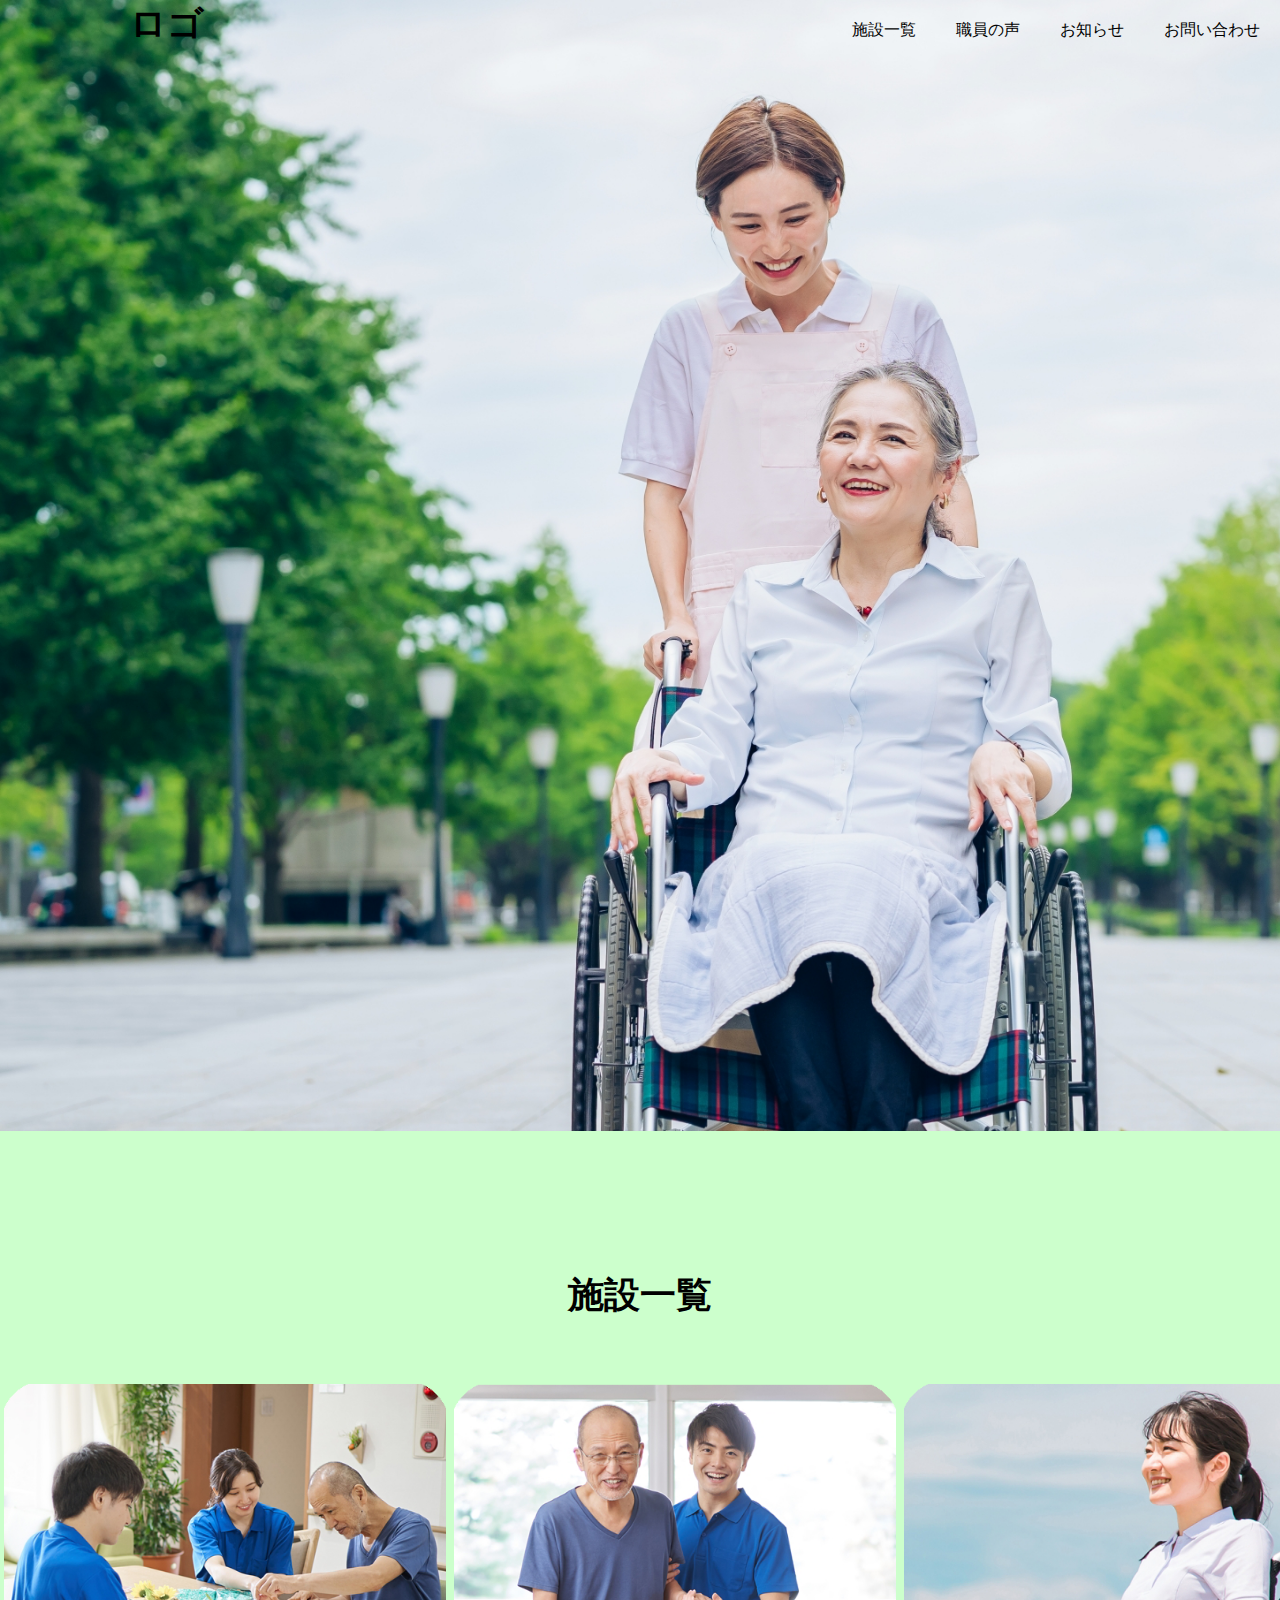
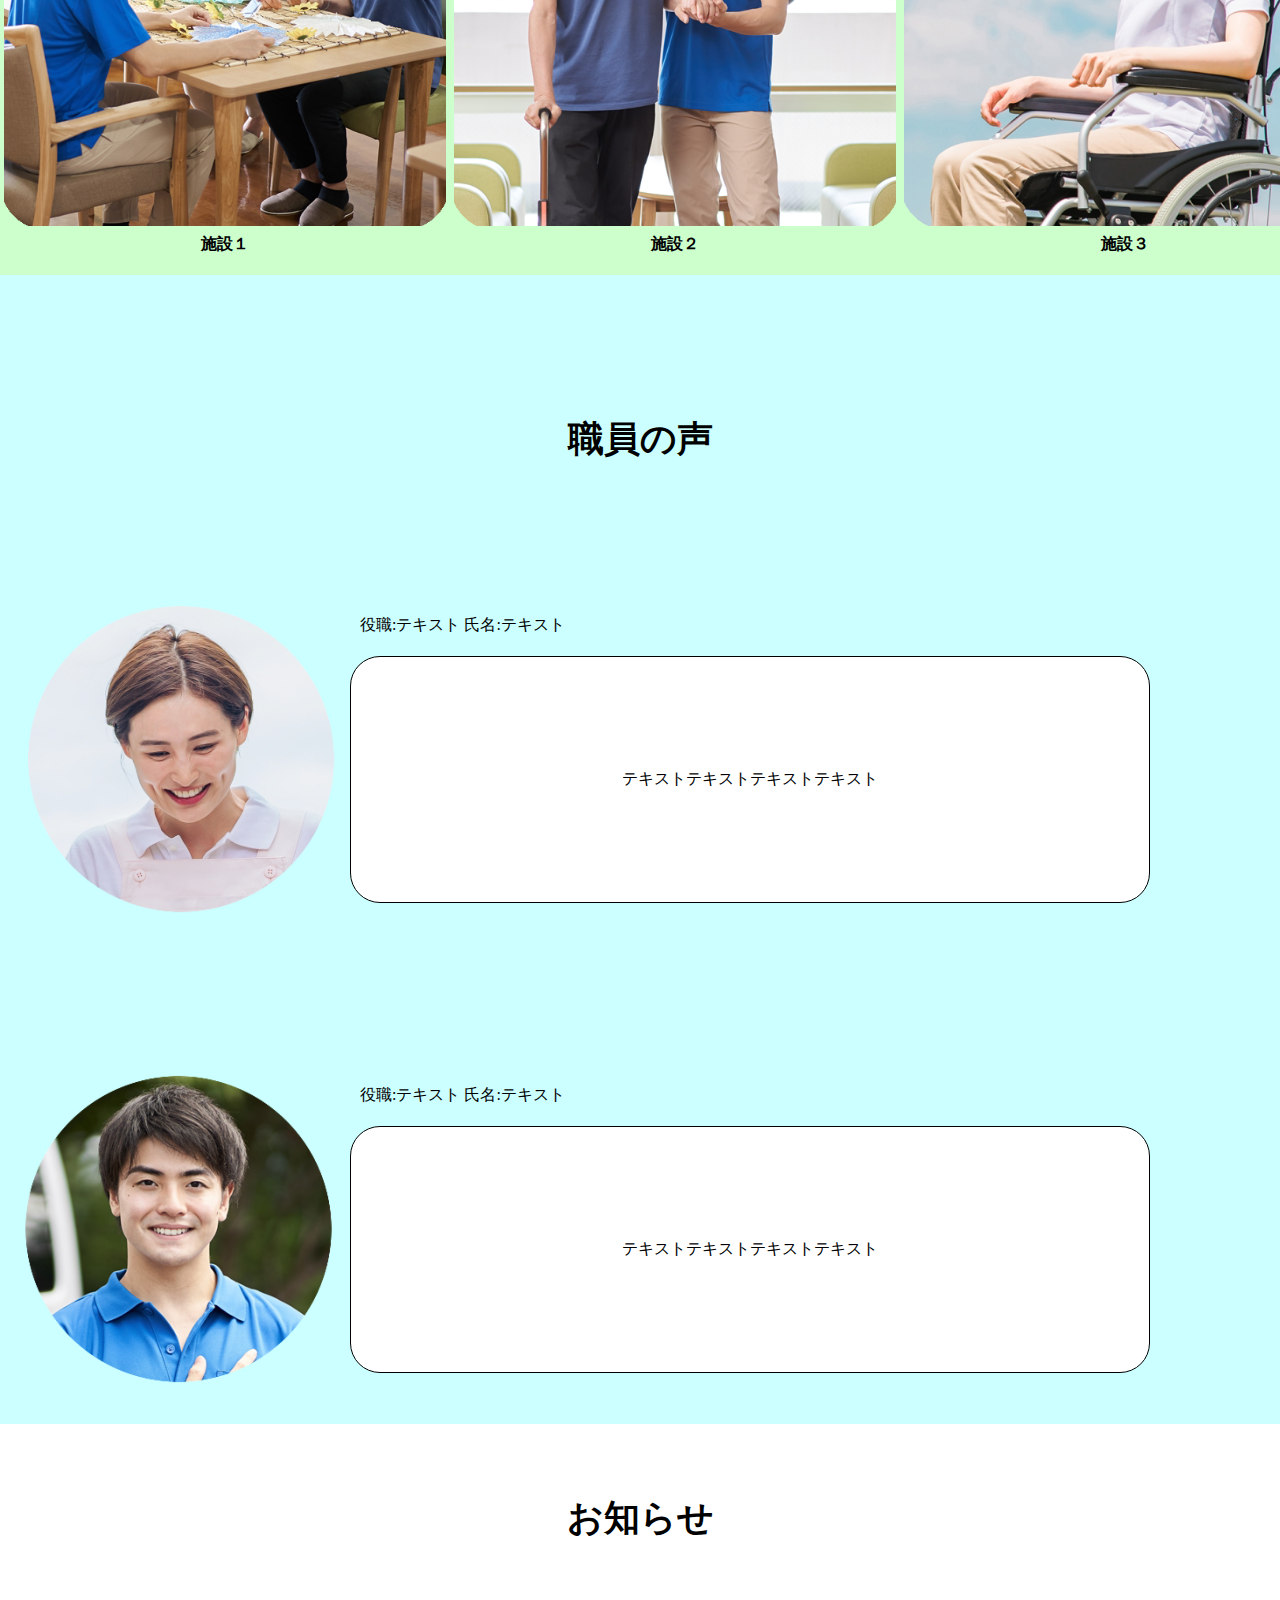
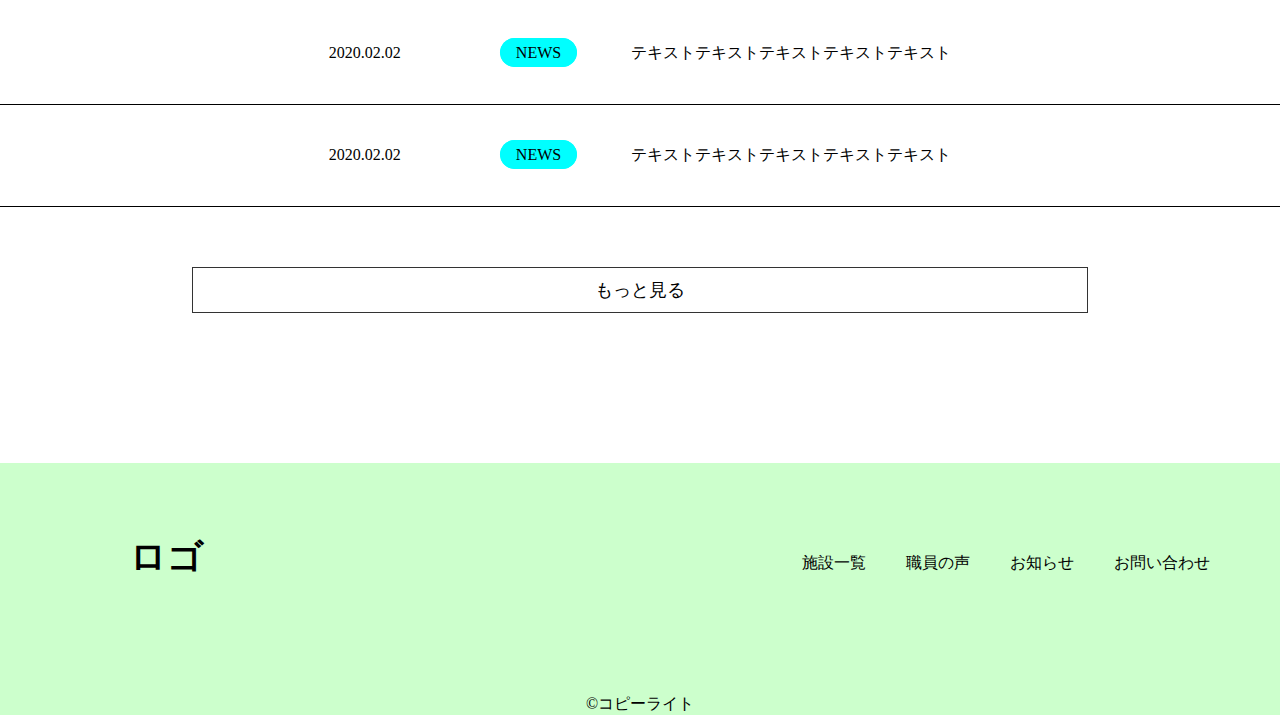
<file: index.html>
<!DOCTYPE html>
<html lang="ja">

<head>
    <meta charset="UTF-8">
    <meta http-equiv="X-UA-Compatible" content="IE=edge">
    <meta name="viewport" content="width=device-width, initial-scale=1.0">
    <title>介護サイト</title>
    <link rel="stylesheet" href="./css/style.css">
    <link rel="stylesheet" href="./css/reset.css">
    <link rel="stylesheet" type="text/css" href="css/slick.css" />
    <link rel="stylesheet" type="text/css" href="css/slick-theme.css">
    <script type="text/javascript" src="https://ajax.googleapis.com/ajax/libs/jquery/3.1.0/jquery.min.js"></script>
    <script src="./js/btn.js"></script>
    <script src="./js/accordion.js"></script>
</head>

<body>
    <header id="header">
        <div class="top">
            <h1 class="logo"><a href="#">ロゴ</a></h1>
            <div class="btn">
                <nav class="list">
                    <ul class="nav-list">
                        <li class="item"><a href="#institution">施設一覧</a></li>
                        <li class="item"><a href="#voice">職員の声</a></li>
                        <li class="item"><a href="./news.html">お知らせ</a></li>
                        <li class="item"><a href="./contact.html">お問い合わせ</a></li>
                    </ul>
                </nav>
            </div>
        </div>
        <!--ハンバーガーボタン-->
        <button class="bg-btn">
            <span class="bar bar-top"></span>
            <span class="bar bar-mid"></span>
            <span class="bar bar-bottom"></span>
        </button>
    </header>
    <main>
        <section id="institution">
            <h2 class="title">施設一覧</h2>
            <div class="slide">
                <ul class="slide-list">
                    <div class="intro">
                        <li class="slide-item">
                            <div class="day">
                                <a href="./day.html"><img src="./img/syoukai1.png" alt="#"></a>
                                <h3 class="warpper">施設１</h3>
                            </div>
                        </li>
                        <li class="slide-item">
                            <div class="home">
                                <a href="./home.html"><img src="./img/syoukai2.png" alt="#"></a>
                                <h3 class="warpper">施設２</h3>
                            </div>
                        </li>
                        <li class="slide-item">
                            <div class="rental">
                                <a href="./rental.html"><img src="./img/syoukai3.png" alt="#"></a>
                                <h3 class="warpper">施設３</h3>
                            </div>
                        </li>
                    </div>
                </ul>
            </div>
        </section>
        <section id="voice">
            <h2 class="title">職員の声</h2>
            <div class="face">
                <img src="./img/fais1.png" alt="#">
                <div class="face-text">
                    <p class="name"><span>役職:テキスト</span> 氏名:テキスト</p>
                    <p class="text"><span>テキストテキスト</span>テキストテキスト</p>
                </div>
            </div>
            <div class="face">
                <img src="./img/fais2.png" alt="#">
                <div class="face-text">
                    <p class="name"><span>役職:テキスト</span> 氏名:テキスト</p>
                    <p class="text"><span>テキストテキスト</span>テキストテキスト</p>
                </div>
            </div>
        </section>
        <section id="news">
            <h2 class="title">お知らせ</h2>
            <div class="accordion">
                <ul class="news-list">
                    <li class="news-item">
                        <a href="#">
                            <time class="date" datetime="2020-02-02">2020.02.02</time>
                            <span class="category">NEWS</span>
                            <span class="news-title">テキストテキストテキストテキストテキスト</span>
                        </a>
                    </li>
                    <li class="news-item">
                        <a href="#">
                            <time class="date" datetime="2020-02-02">2020.02.02</time>
                            <span class="category">NEWS</span>
                            <span class="news-title">テキストテキストテキストテキストテキスト</span>
                        </a>
                    </li>
                    <li class="news-item">
                        <a href="#">
                            <time class="date" datetime="2020-02-02">2020.02.02</time>
                            <span class="category">NEWS</span>
                            <span class="news-title">テキストテキストテキストテキストテキスト</span>
                        </a>
                    </li>
                    <li class="news-item">
                        <a href="#">
                            <time class="date" datetime="2020-02-02">2020.02.02</time>
                            <span class="category">NEWS</span>
                            <span class="news-title">テキストテキストテキストテキストテキスト</span>
                        </a>
                    </li>
                    <li class="news-item">
                        <a href="#">
                            <time class="date" datetime="2020-02-02">2020.02.02</time>
                            <span class="category">NEWS</span>
                            <span class="news-title">テキストテキストテキストテキストテキスト</span>
                        </a>
                    </li>
                </ul>
                <div class="bt btn-more">もっと見る</div>
                <div class="bt btn-close">閉じる</div>
            </div>
        </section>
    </main>
    <footer>
        <div class="footer">
            <h2 class="footer-logo"><a href="#">ロゴ</a></h2>
            <nav class="footer-list">
                <ul>
                    <li><a href="#institution">施設一覧</a></li>
                    <li><a href="#voice">職員の声</a></li>
                    <li><a href="./news.html">お知らせ</a></li>
                    <li><a href="./contact.html">お問い合わせ</a></li>
                </ul>
            </nav>
        </div>
        <p class="copy">&copy;コピーライト</p>
    </footer>
    <script type="text/javascript" src="js/slick.min.js"></script>
    <script type="text/javascript" src="js/slide.js"></script>
</body>
</html>
</file>
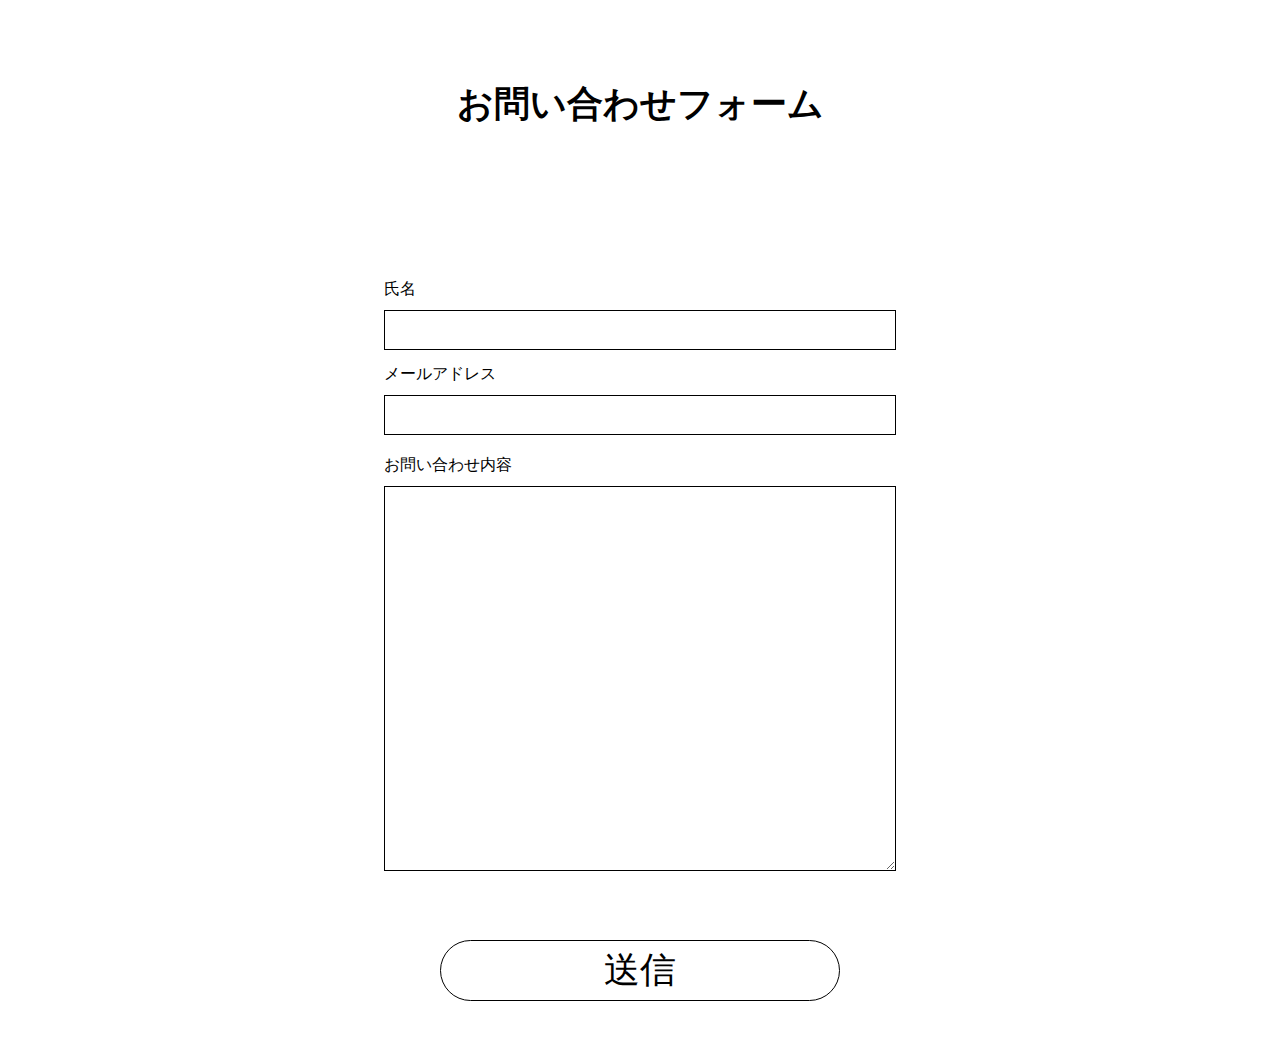
<file: contact.html>
<!DOCTYPE html>
<html lang="ja">
<head>
    <meta charset="UTF-8">
    <meta http-equiv="X-UA-Compatible" content="IE=edge">
    <meta name="viewport" content="width=device-width, initial-scale=1.0">
    <title>お問合せフォーム</title>
    <link rel="stylesheet" href="./css/contact.css">
    <link rel="stylesheet" href="./css/reset.css">
</head>
<body>
    <header></header>
    <main id="contact">
        <h1>お問い合わせフォーム</h1>
        <form action="#">
            <div class="name">
                <label for="name">氏名</label>
                <input type="text" id="name" name="your-name">
            </div>

            <div class="email">
                <label for="email">メールアドレス</label>
                <input type="email" id="email" name="your-email">
            </div>

            <div class="message">
                <label for="message">お問い合わせ内容</label>
                <textarea id="message" name="your-massage"></textarea>
            </div>

            <div class="btn">
            <input type="submit" class="button" value="送信">
            </div>
            
        </form>
    </main>
    <footer></footer>
</body>
</html>
</file>
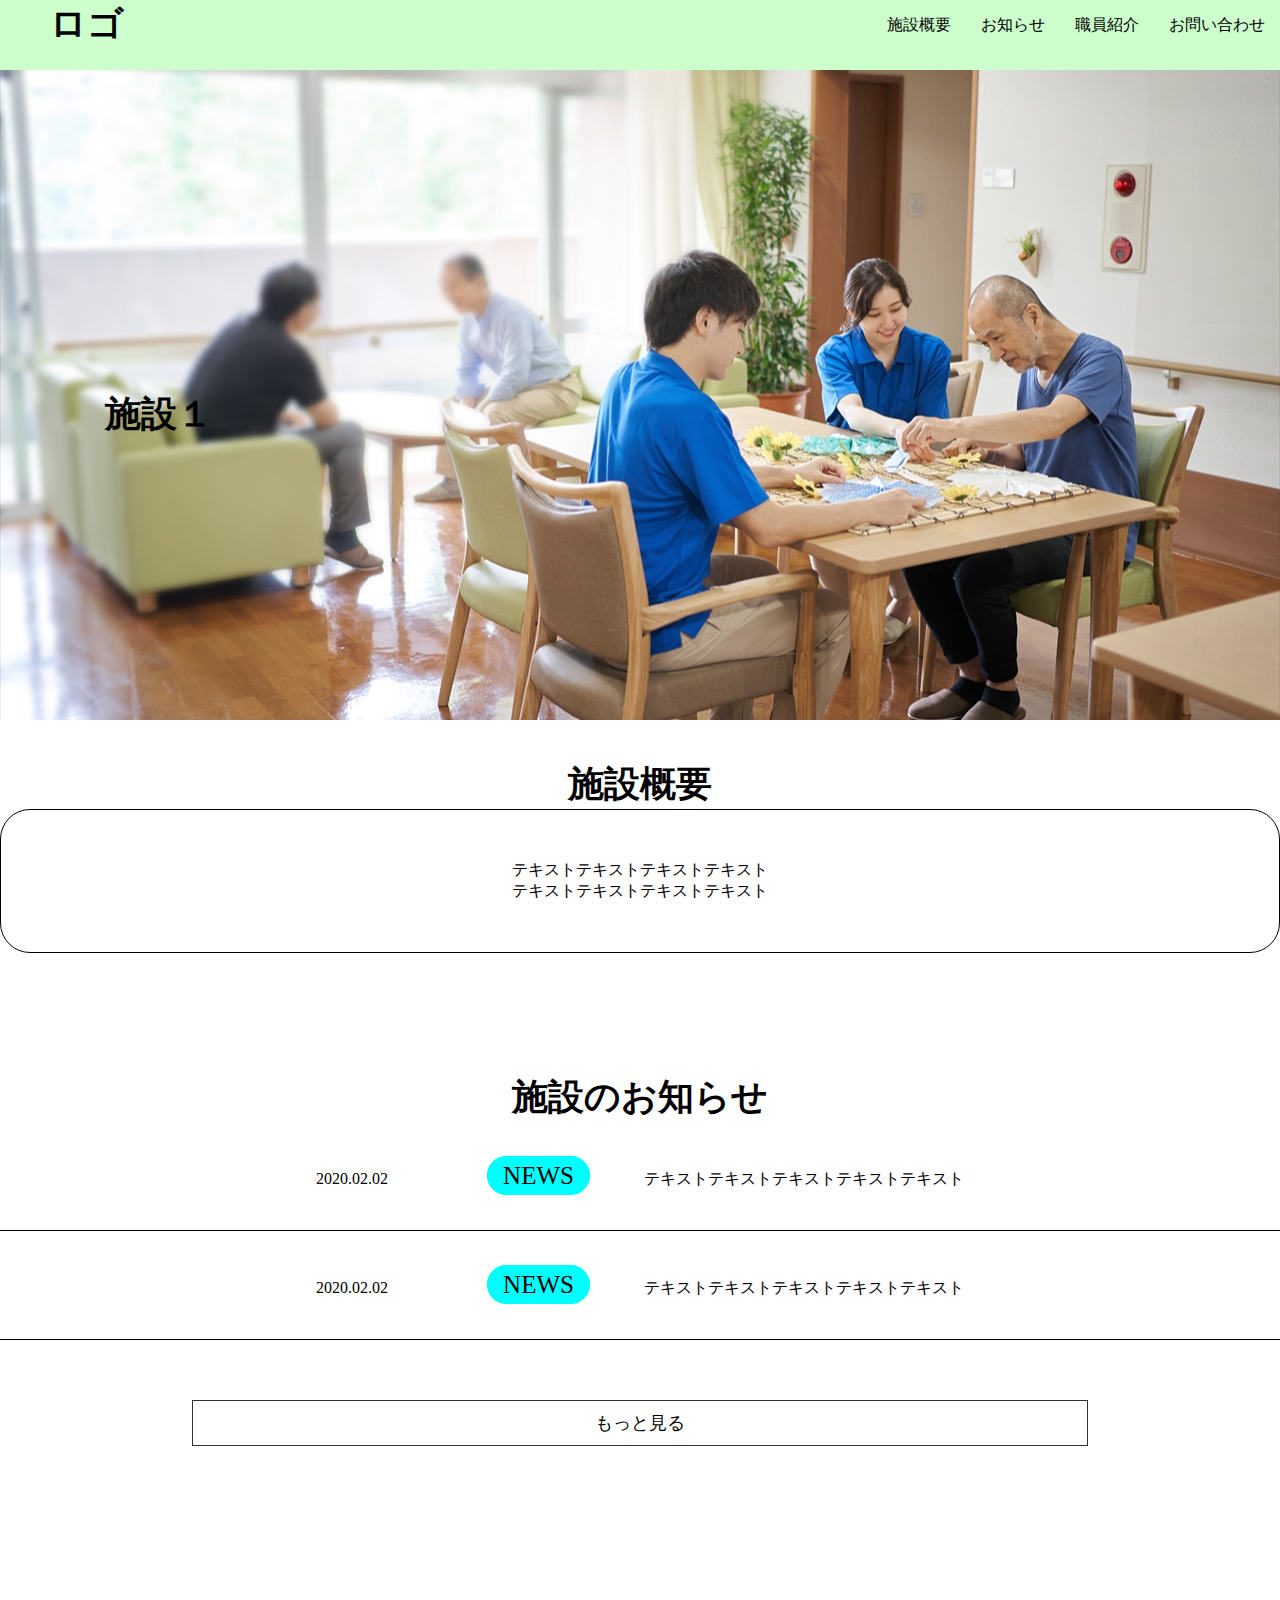
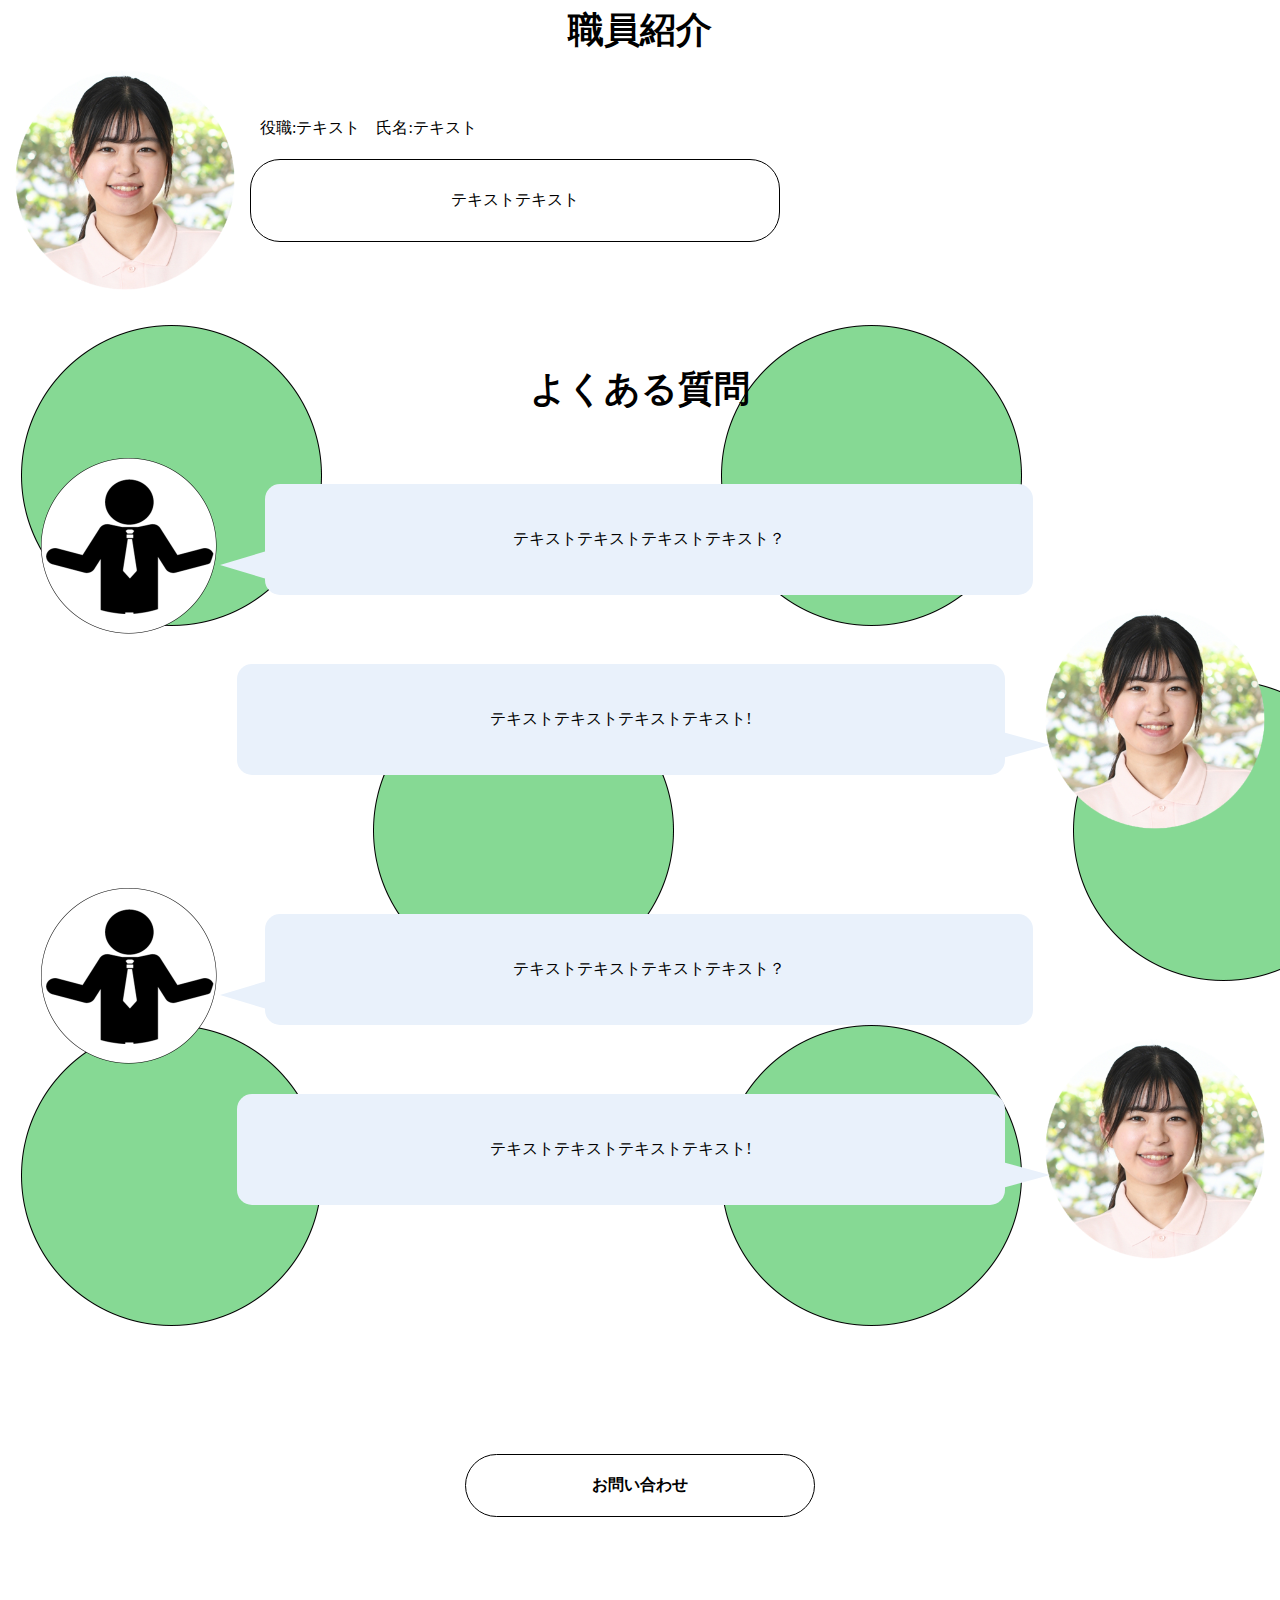
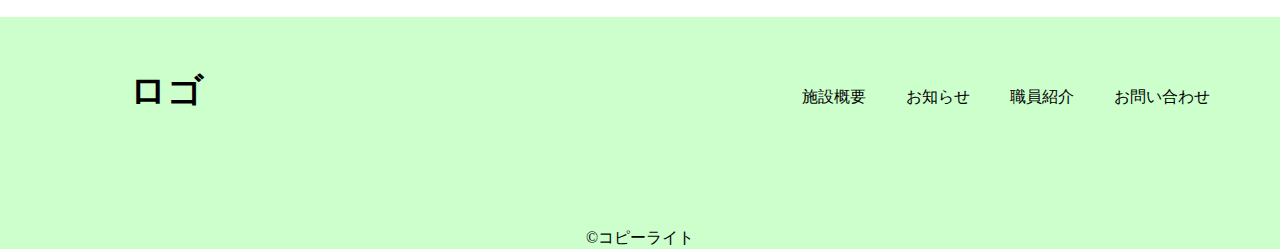
<file: day.html>
<!DOCTYPE html>
<html lang="ja">

<head>
    <meta charset="UTF-8">
    <meta http-equiv="X-UA-Compatible" content="IE=edge">
    <meta name="viewport" content="width=device-width, initial-scale=1.0">
    <title>デイサービス</title>
    <link rel="stylesheet" href="./css/daystyle.css">
    <link rel="stylesheet" href="./css/reset.css">
    <script type="text/javascript" src="https://ajax.googleapis.com/ajax/libs/jquery/3.1.0/jquery.min.js"></script>
    <script src="./js/btn.js"></script>
    <script src="./js/accordion.js"></script>
    <link rel="stylesheet" type="text/css" href="css/5-1-5.css">
</head>

<body>
    <header id="header">
        <div class="top">
            <h1 class="logo"><a href="#">ロゴ</a></h1>
            <div class="btn">
                <nav class="list">
                    <ul class="nav-list">
                        <li class="item"><a href="#overview">施設概要</a></li>
                        <li class="item"><a href="./news.html">お知らせ</a></li>
                        <li class="item"><a href="#intro">職員紹介</a></li>
                        <li class="item"><a href="./contact.html">お問い合わせ</a></li>
                    </ul>
                </nav>
            </div>
        </div>
        <!--ハンバーガーボタン-->
        <button class="bg-btn">
            <span class="bar bar-top"></span>
            <span class="bar bar-mid"></span>
            <span class="bar bar-bottom"></span>
        </button>
    </header>
    <main>
        <div class="mv">
            <h2>施設１</h2>
        </div>
        <section id="overview">
            <h2 class="title">施設概要</h2>
            <p class="overview-text">テキストテキストテキストテキスト<br>
                テキストテキストテキストテキスト
            </p>
        </section>
        <section id="news">
            <h2 class="title">施設のお知らせ</h2>
            <div class="accordion">
                <ul class="news-list">
                    <li class="news-item">
                        <a href="#">
                            <time class="date" datetime="2020-02-02">2020.02.02</time>
                            <span class="category">NEWS</span>
                            <span class="news-title">テキストテキストテキストテキストテキスト</span>
                        </a>
                    </li>
                    <li class="news-item">
                        <a href="#">
                            <time class="date" datetime="2020-02-02">2020.02.02</time>
                            <span class="category">NEWS</span>
                            <span class="news-title">テキストテキストテキストテキストテキスト</span>
                        </a>
                    </li>
                    <li class="news-item">
                        <a href="#">
                            <time class="date" datetime="2020-02-02">2020.02.02</time>
                            <span class="category">NEWS</span>
                            <span class="news-title">テキストテキストテキストテキストテキスト</span>
                        </a>
                    </li>
                </ul>
                <div class="bt btn-more">もっと見る</div>
                <div class="bt btn-close">閉じる</div>
            </div>
        </section>
        <section id="intro">
            <h2 class="title">職員紹介</h2>
            <div class="face">
                <img src="./img/faise3.png" alt="#">
                <div>
                    <p class="name">役職:テキスト　氏名:テキスト</p>
                    <p class="text">テキストテキスト</p>
                </div>
            </div>
        </section>
        <section id="qa">
            <h2 class="title">よくある質問</h2>
            <div class="item-left">
                <img src="./img/situmon1.png">
                <div class="text-a">
                    <p>テキストテキストテキストテキスト？</p>
                </div>
            </div>
            <div class="item-right">
                <div class="text-b">
                    <p>テキストテキストテキストテキスト!</p>
                </div>
                <img src="./img/faise3.png">
            </div>
            <div class="item-left">
                <img src="./img/situmon1.png">
                <div class="text-a">
                    <p>テキストテキストテキストテキスト？</p>
                </div>
            </div>
            <div class="item-right">
                <div class="text-b">
                    <p>テキストテキストテキストテキスト!</p>
                </div>
                <img src="./img/faise3.png">
            </div>
        </section>
        <div class="inquiry">
            <a class="in-btn" href="./contact.html">お問い合わせ</a>
        </div>
    </main>
    <footer>
        <div class="footer">
            <h2 class="footer-logo"><a href="#">ロゴ</a></h2>
            <nav class="footer-list">
                <ul>
                    <li><a href="#overview">施設概要</a></li>
                    <li><a href="./news.html">お知らせ</a></li>
                    <li><a href="#intro">職員紹介</a></li>
                    <li><a href="contact.html">お問い合わせ</a></li>
                </ul>
            </nav>
        </div>
        <p class="copy">&copy;コピーライト</p>
    </footer>
    <script src="https://code.jquery.com/jquery-3.4.1.min.js" integrity="sha256-CSXorXvZcTkaix6Yvo6HppcZGetbYMGWSFlBw8HfCJo=" crossorigin="anonymous"></script>
    <script src="./js/sclole-nav.js"></script>

</body>

</html>
</file>
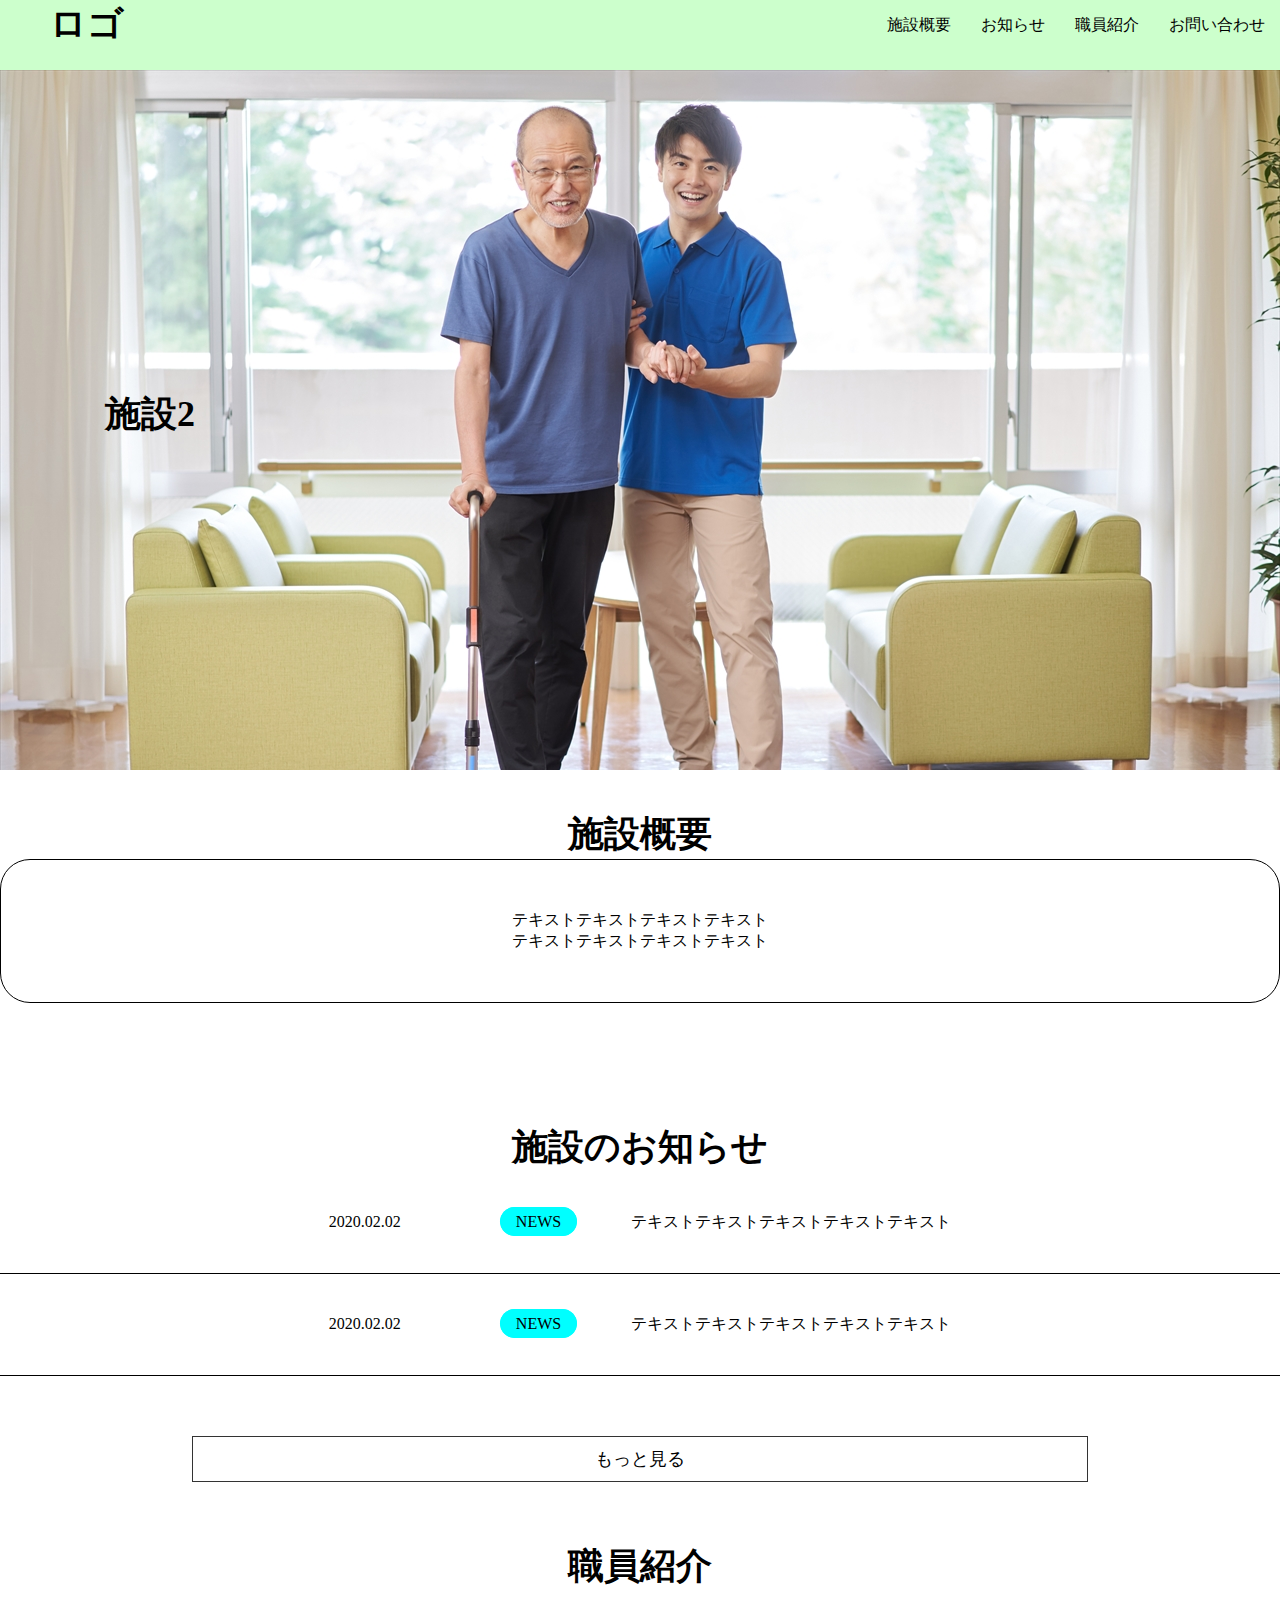
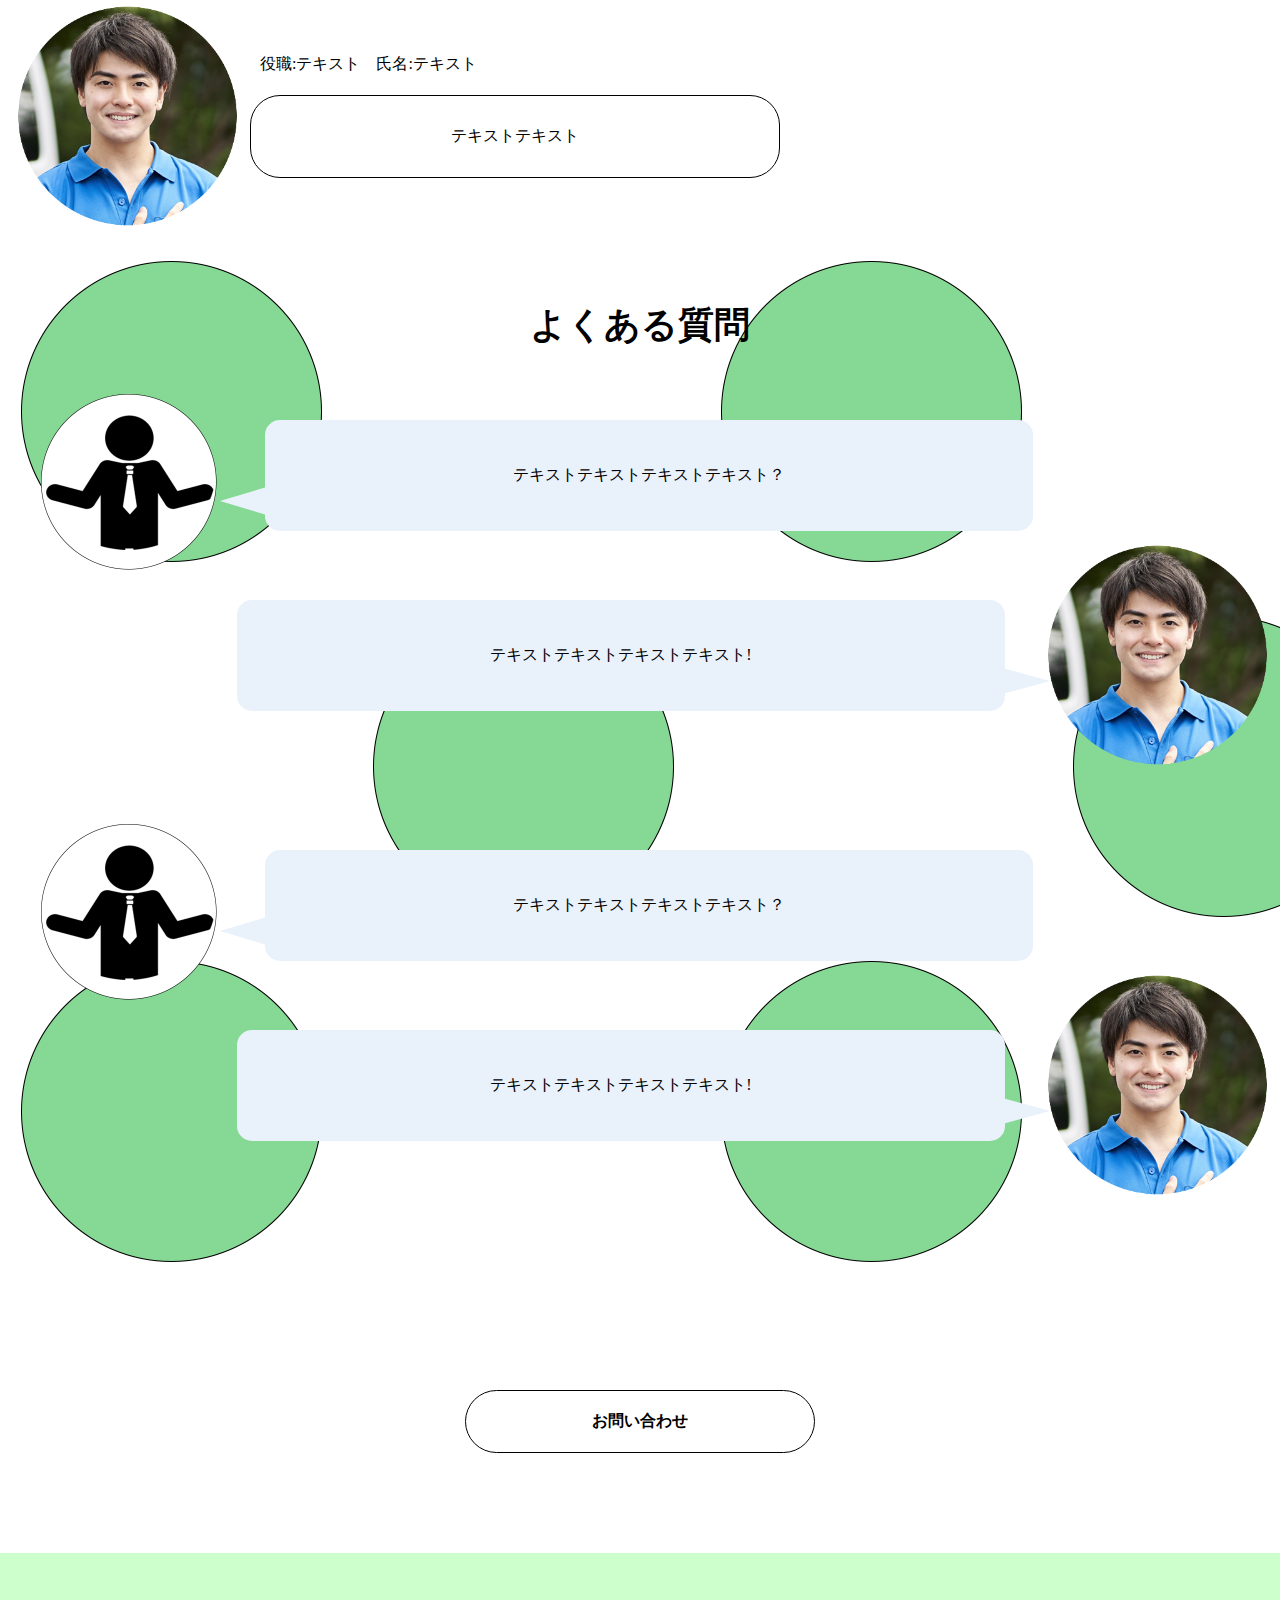
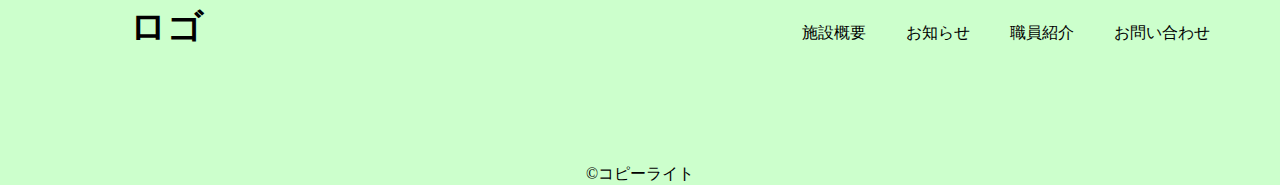
<file: home.html>
<!DOCTYPE html>
<html lang="ja">

<head>
    <meta charset="UTF-8">
    <meta http-equiv="X-UA-Compatible" content="IE=edge">
    <meta name="viewport" content="width=device-width, initial-scale=1.0">
    <title>ホーム</title>
    <link rel="stylesheet" href="./css/homestyle.css">
    <link rel="stylesheet" href="./css/reset.css">
    <script type="text/javascript" src="https://ajax.googleapis.com/ajax/libs/jquery/3.1.0/jquery.min.js"></script>
    <script src="./js/btn.js"></script>
    <script src="./js/accordion.js"></script>
    <link rel="stylesheet" type="text/css" href="css/5-1-5.css">
</head>

<body>
    <header id="header">
        <div class="top">
            <h1 class="logo"> <a href="#">ロゴ</a></h1>
            <div class="btn">
                <nav class="list">
                    <ul class="nav-list">
                        <li class="item"><a href="#overview">施設概要</a></li>
                        <li class="item"><a href="./news.html">お知らせ</a></li>
                        <li class="item"><a href="#intro">職員紹介</a></li>
                        <li class="item"><a href="./contact.html">お問い合わせ</a></li>
                    </ul>
                </nav>
            </div>
        </div>
        <!--ハンバーガーボタン-->
        <button class="bg-btn">
            <span class="bar bar-top"></span>
            <span class="bar bar-mid"></span>
            <span class="bar bar-bottom"></span>
        </button>
    </header>
    <main>
        <div class="mv">
            <h2>施設2</h2>
        </div>
        <section id="overview">
            <h2 class="title">施設概要</h2>
            <p class="overview-text">テキストテキストテキストテキスト<br>
                テキストテキストテキストテキスト
            </p>
        </section>
        <section id="news">
            <h2 class="title">施設のお知らせ</h2>
            <div class="accordion">
                <ul class="news-list">
                    <li class="news-item">
                        <a href="#">
                            <time class="date" datetime="2020-02-02">2020.02.02</time>
                            <span class="category">NEWS</span>
                            <span class="news-title">テキストテキストテキストテキストテキスト</span>
                        </a>
                    </li>
                    <li class="news-item">
                        <a href="#">
                            <time class="date" datetime="2020-02-02">2020.02.02</time>
                            <span class="category">NEWS</span>
                            <span class="news-title">テキストテキストテキストテキストテキスト</span>
                        </a>
                    </li>
                    <li class="news-item">
                        <a href="#">
                            <time class="date" datetime="2020-02-02">2020.02.02</time>
                            <span class="category">NEWS</span>
                            <span class="news-title">テキストテキストテキストテキストテキスト</span>
                        </a>
                    </li>
                </ul>
                <div class="bt btn-more">もっと見る</div>
                <div class="bt btn-close">閉じる</div>
            </div>
        </section>
        <section id="intro">
            <h2 class="title">職員紹介</h2>
            <div class="face">
                <img src="./img/fais2.png" alt="#">
                <div>
                    <p class="name">役職:テキスト　氏名:テキスト</p>
                    <p class="text">テキストテキスト</p>
                </div>
            </div>
        </section>
        <section id="qa">
            <h2 class="title">よくある質問</h2>
            <div class="item-left">
                <img src="./img/situmon1.png">
                <div class="text-a">
                    <p>テキストテキストテキストテキスト？</p>
                </div>
            </div>
            <div class="item-right">
                <div class="text-b">
                    <p>テキストテキストテキストテキスト!</p>
                </div>
                <img src="./img/fais2.png">
            </div>
            <div class="item-left">
                <img src="./img/situmon1.png">
                <div class="text-a">
                    <p>テキストテキストテキストテキスト？</p>
                </div>
            </div>
            <div class="item-right">
                <div class="text-b">
                    <p>テキストテキストテキストテキスト!</p>
                </div>
                <img src="./img/fais2.png">
            </div>
        </section>
        <div class="inquiry">
            <a class="in-btn" href="./contact.html">お問い合わせ</a>
        </div>
    </main>
    <footer>
        <div class="footer">
            <h2 class="footer-logo"><a href="#">ロゴ</a></h2>
            <nav class="footer-list">
                <ul>
                    <li><a href="#overview">施設概要</a></li>
                    <li><a href="./news.html">お知らせ</a></li>
                    <li><a href="#intro">職員紹介</a></li>
                    <li><a href="contact.html">お問い合わせ</a></li>
                </ul>
            </nav>
        </div>
        <p class="copy">&copy;コピーライト</p>
    </footer>
    <script src="https://code.jquery.com/jquery-3.4.1.min.js" integrity="sha256-CSXorXvZcTkaix6Yvo6HppcZGetbYMGWSFlBw8HfCJo=" crossorigin="anonymous"></script>
    <script src="./js/sclole-nav.js"></script>
</body>

</html>
</file>
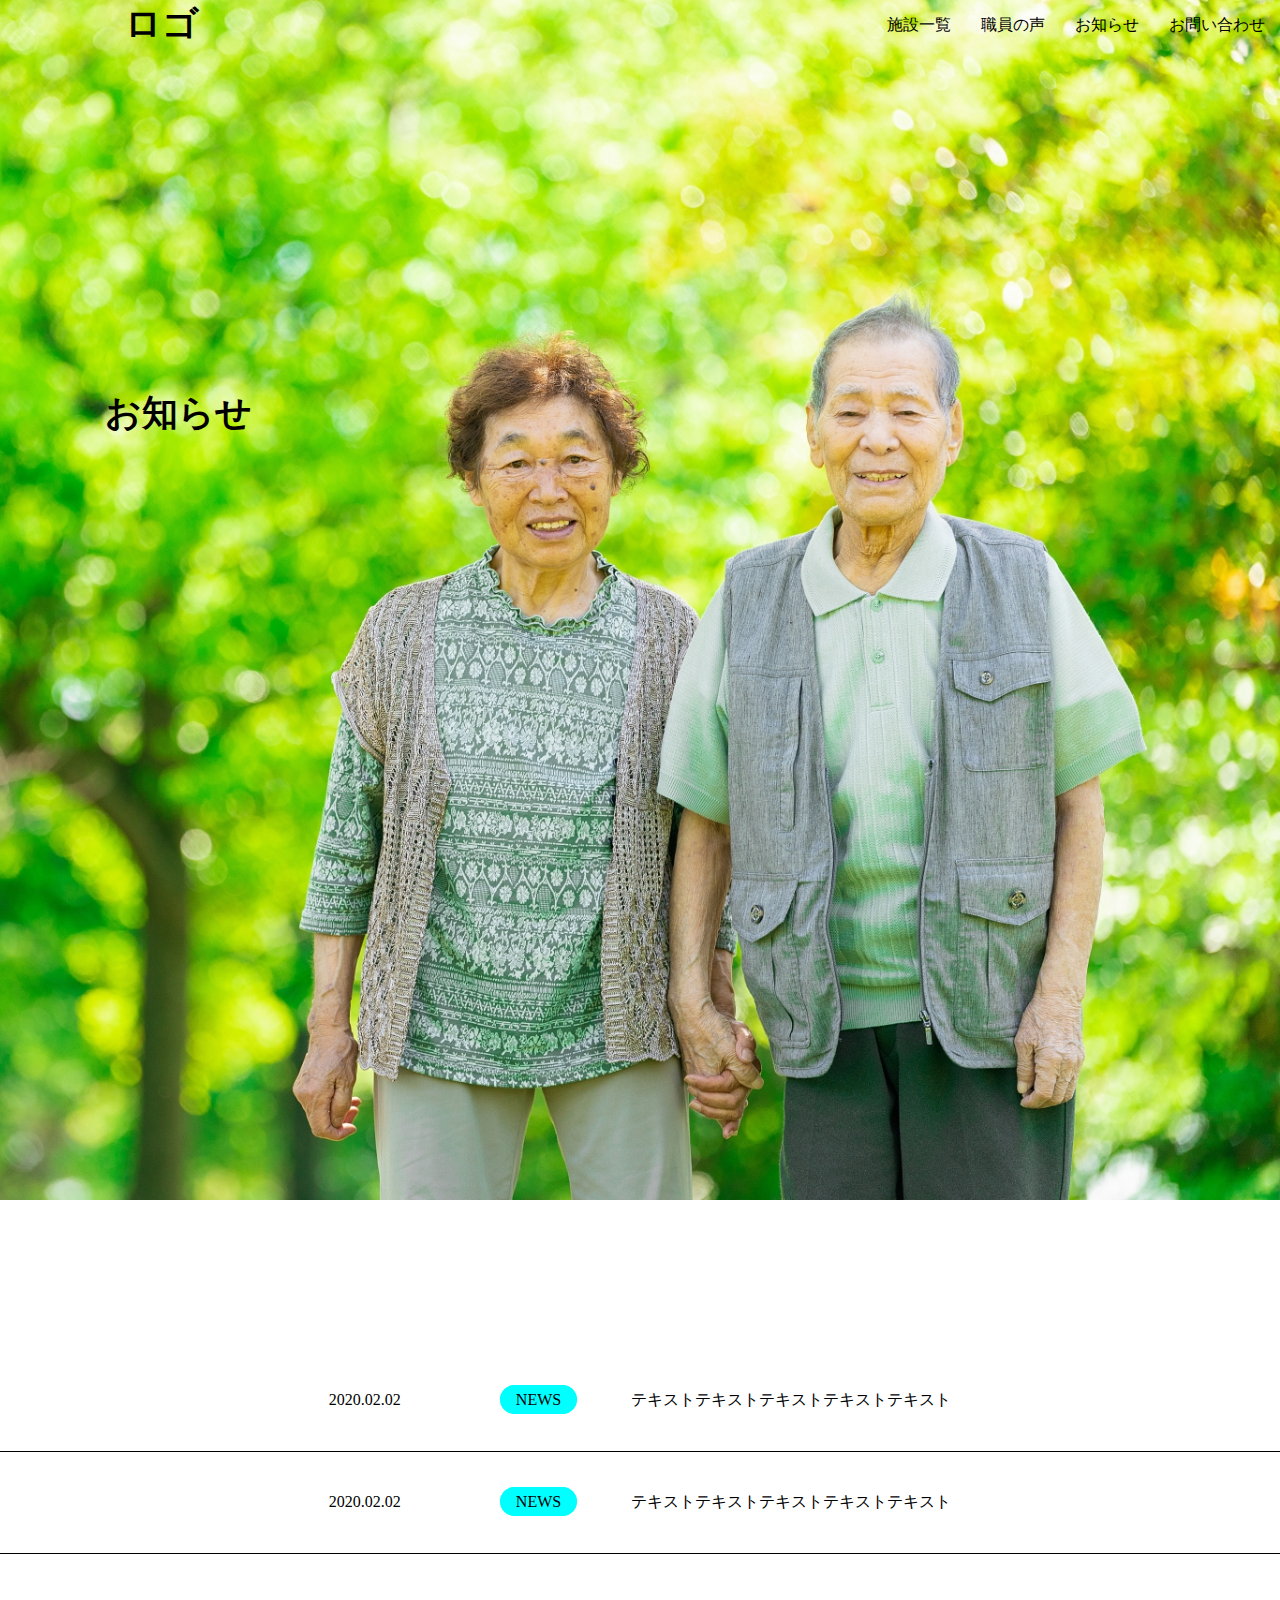
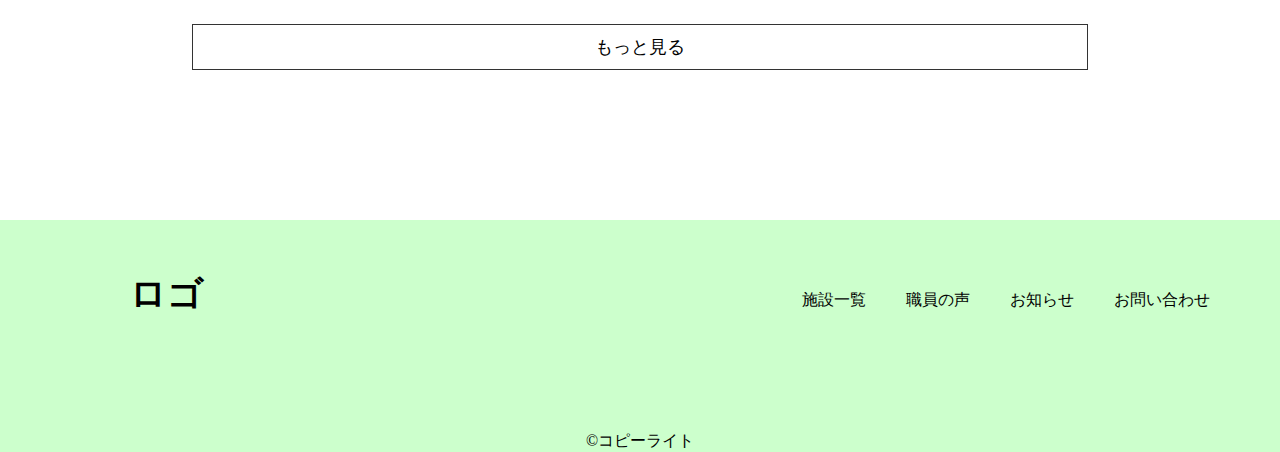
<file: news.html>
<!DOCTYPE html>
<html lang="ja">

<head>
    <meta charset="UTF-8">
    <meta http-equiv="X-UA-Compatible" content="IE=edge">
    <meta name="viewport" content="width=device-width, initial-scale=1.0">
    <title>NEWS</title>
    <link rel="stylesheet" href="./css/nwes.css">
    <link rel="stylesheet" href="./css/reset.css">
    <script type="text/javascript" src="https://ajax.googleapis.com/ajax/libs/jquery/3.1.0/jquery.min.js"></script>
    <script src="./js/btn.js"></script>
    <script src="./js/accordion.js"></script>
</head>

<body>
    <header id="header">
        <div class="top">
            <h1 class="logo"><a href="#">ロゴ</a></h1>
            <div class="btn">
                <nav class="list">
                    <ul class="nav-list">
                        <li class="item"><a href="./index.html" >施設一覧</a></li>
                        <li class="item"><a href="./index.html">職員の声</a></li>
                        <li class="item"><a href="./index.html" >お知らせ</a></li>
                        <li class="item"><a href="./contact.html">お問い合わせ</a></li>
                    </ul>
                </nav>
            </div>
        </div>
        <!--ハンバーガーボタン-->
        <button class="bg-btn">
            <span class="bar bar-top"></span>
            <span class="bar bar-mid"></span>
            <span class="bar bar-bottom"></span>
        </button>
        <div class="title">
            <h2>お知らせ</h2>
        </div>
    </header>
    <main>
        <section id="news">
            <div class="accordion">
                <ul class="news-list">
                    <li class="news-item">
                        <a href="#">
                            <time class="date" datetime="2020-02-02">2020.02.02</time>
                            <span class="category">NEWS</span>
                            <span class="news-title">テキストテキストテキストテキストテキスト</span>
                        </a>
                    </li>
                    <li class="news-item">
                        <a href="#">
                            <time class="date" datetime="2020-02-02">2020.02.02</time>
                            <span class="category">NEWS</span>
                            <span class="news-title">テキストテキストテキストテキストテキスト</span>
                        </a>
                    </li>
                    <li class="news-item">
                        <a href="#">
                            <time class="date" datetime="2020-02-02">2020.02.02</time>
                            <span class="category">NEWS</span>
                            <span class="news-title">テキストテキストテキストテキストテキスト</span>
                        </a>
                    </li>
                    <li class="news-item">
                        <a href="#">
                            <time class="date" datetime="2020-02-02">2020.02.02</time>
                            <span class="category">NEWS</span>
                            <span class="news-title">テキストテキストテキストテキストテキスト</span>
                        </a>
                    </li>
                    <li class="news-item">
                        <a href="#">
                            <time class="date" datetime="2020-02-02">2020.02.02</time>
                            <span class="category">NEWS</span>
                            <span class="news-title">テキストテキストテキストテキストテキスト</span>
                        </a>
                    </li>
                </ul>
                <div class="bt btn-more">もっと見る</div>
                <div class="bt btn-close">閉じる</div>
            </div>
        </section>
    </main>
    <footer>
        <div class="footer">
            <h2 class="footer-logo"><a href="#" >ロゴ</a></h2>
            <nav class="footer-list">
                <ul>
                    <li><a href="./index.html" target="_blank">施設一覧</a></li>
                    <li><a href="./index.html" target="_blank">職員の声</a></li>
                    <li><a href="./index.html" target="_blank">お知らせ</a></li>
                    <li><a href="./contact.html">お問い合わせ</a></li>
                </ul>
            </nav>
        </div>
        <p class="copy">&copy;コピーライト</p>
    </footer>
</body>

</html>
</file>
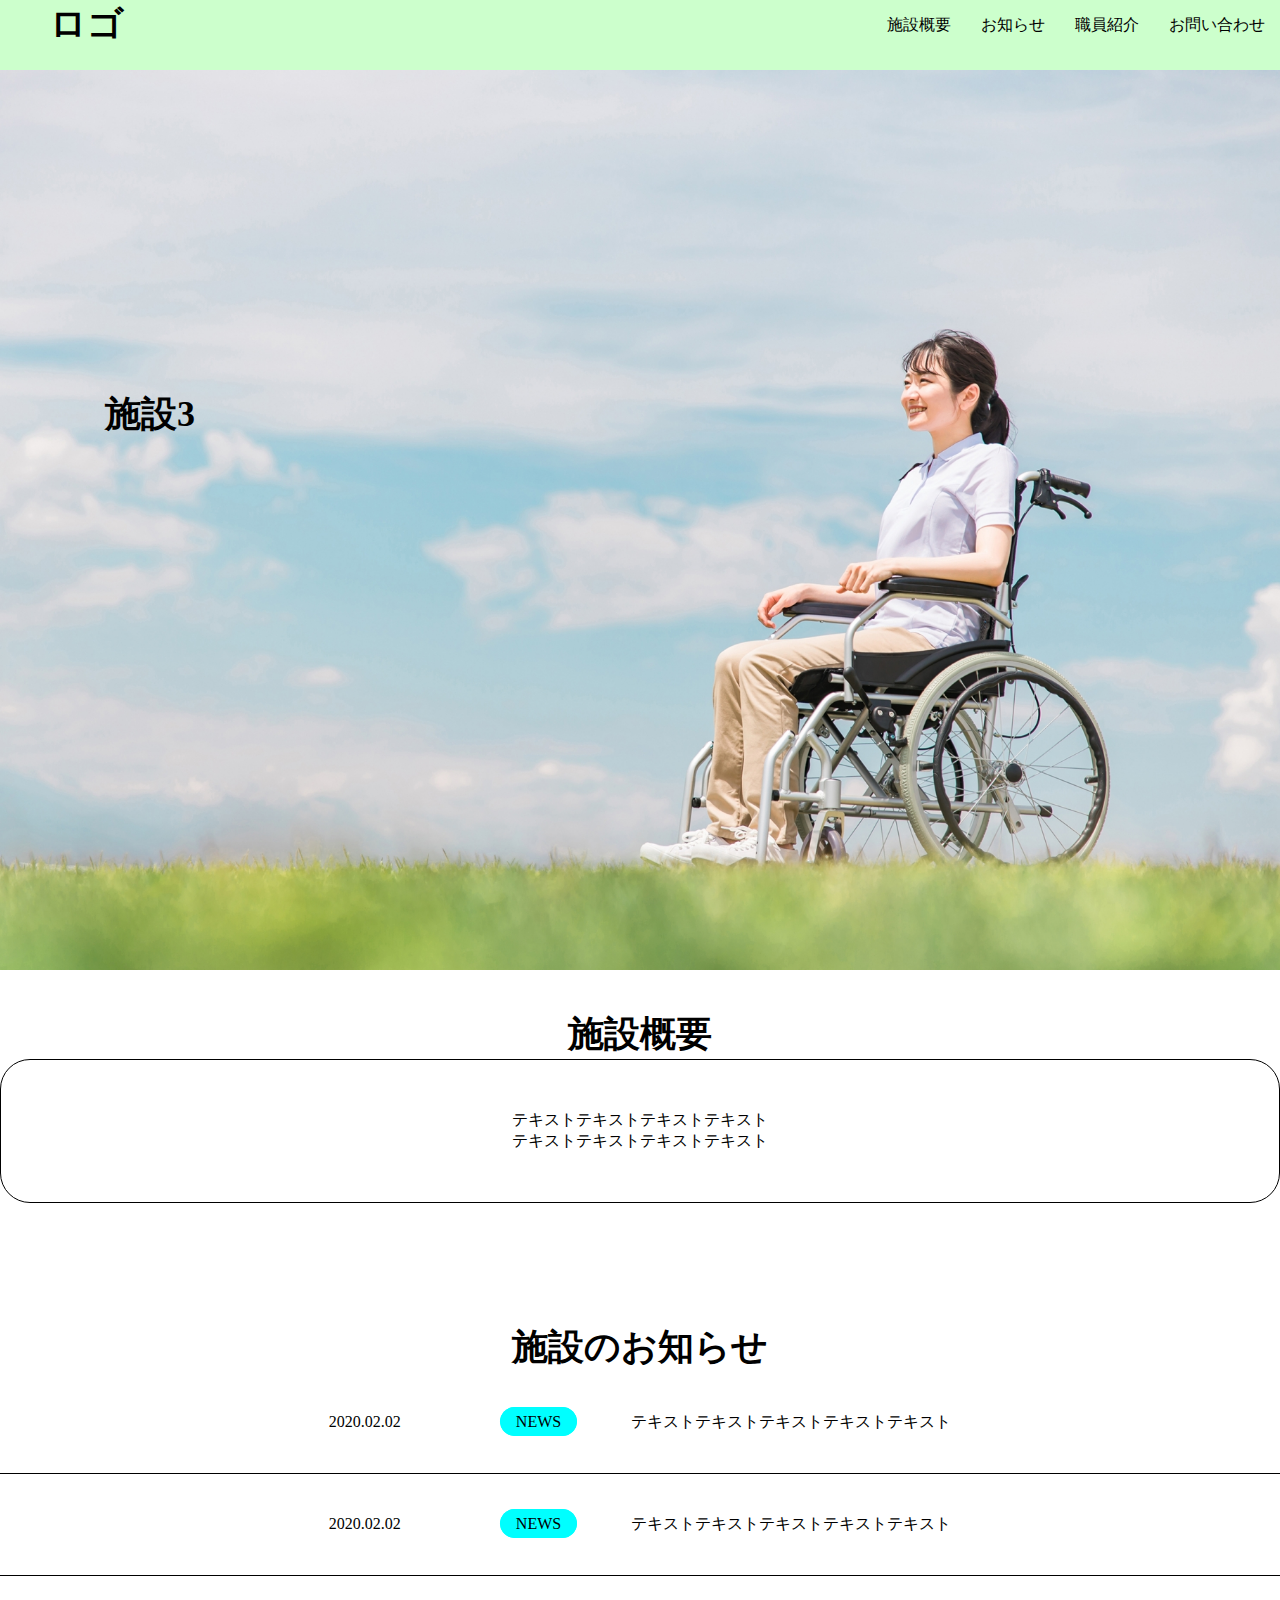
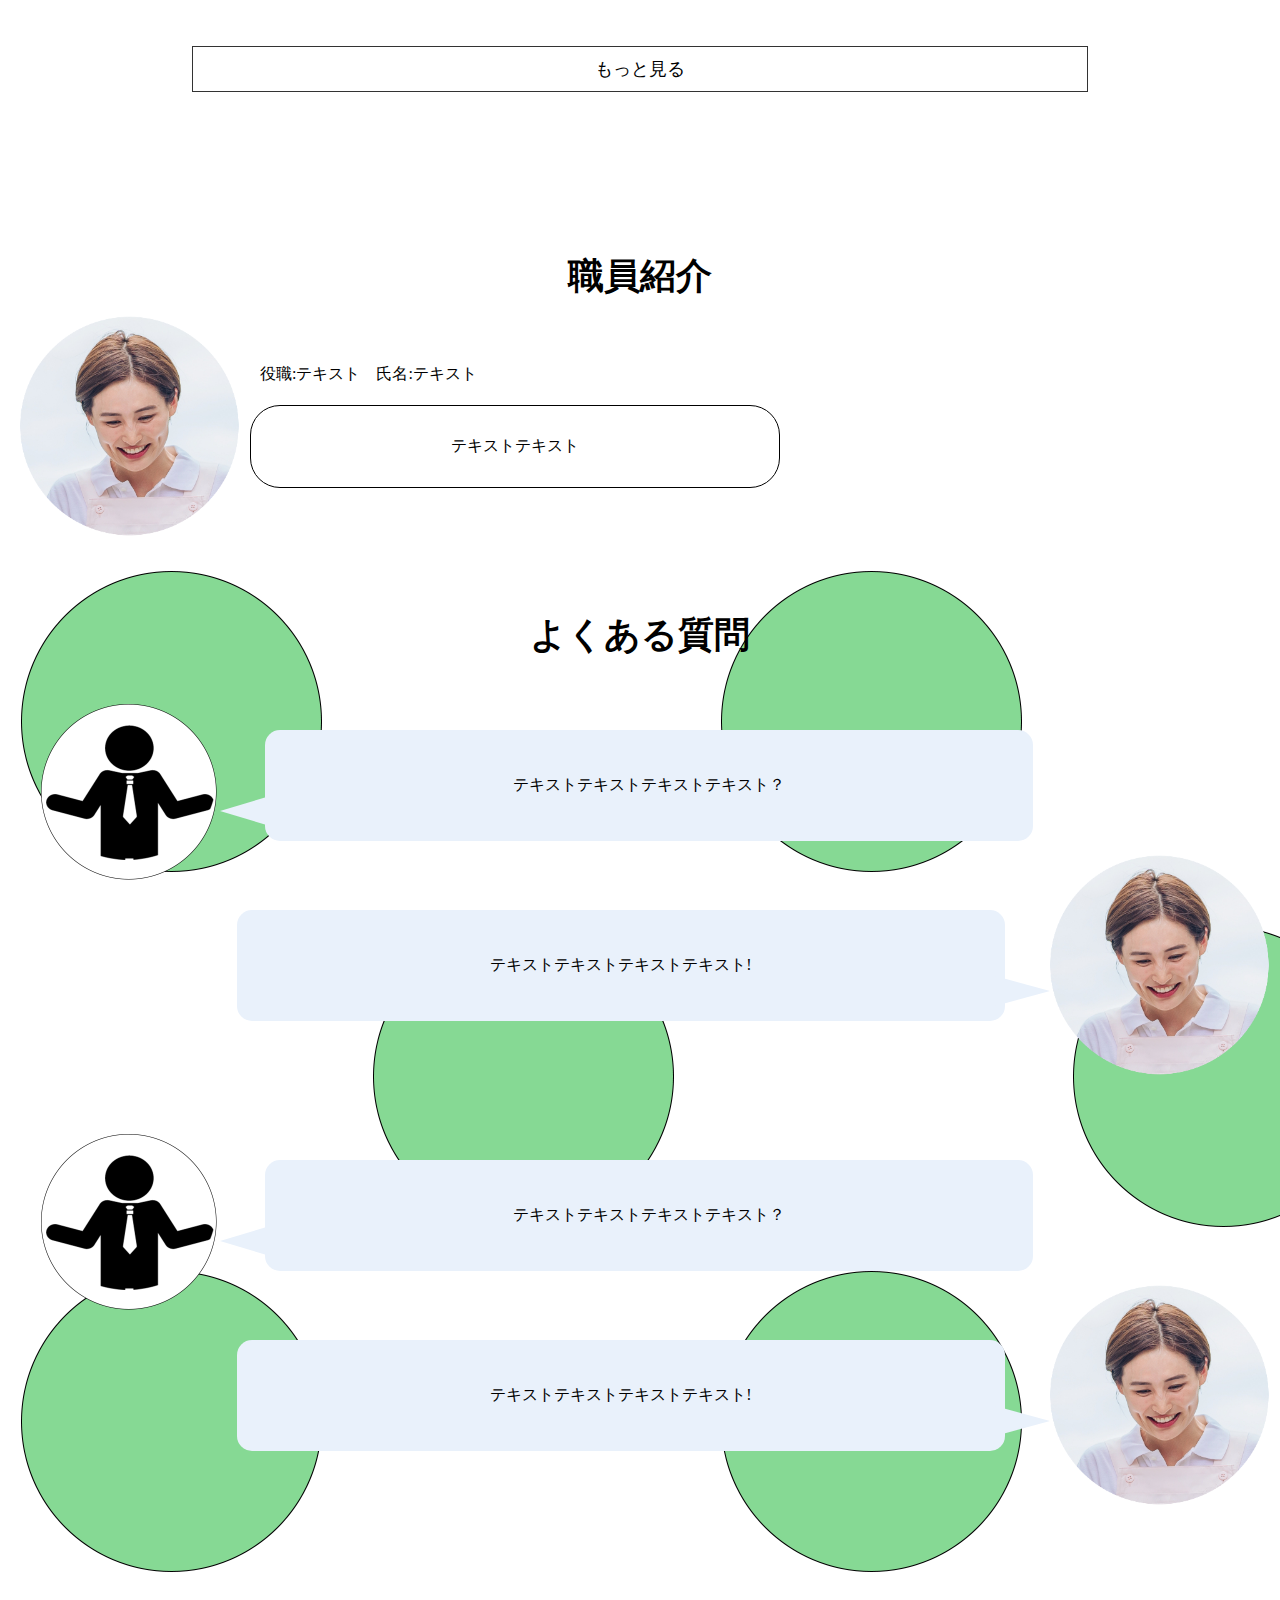
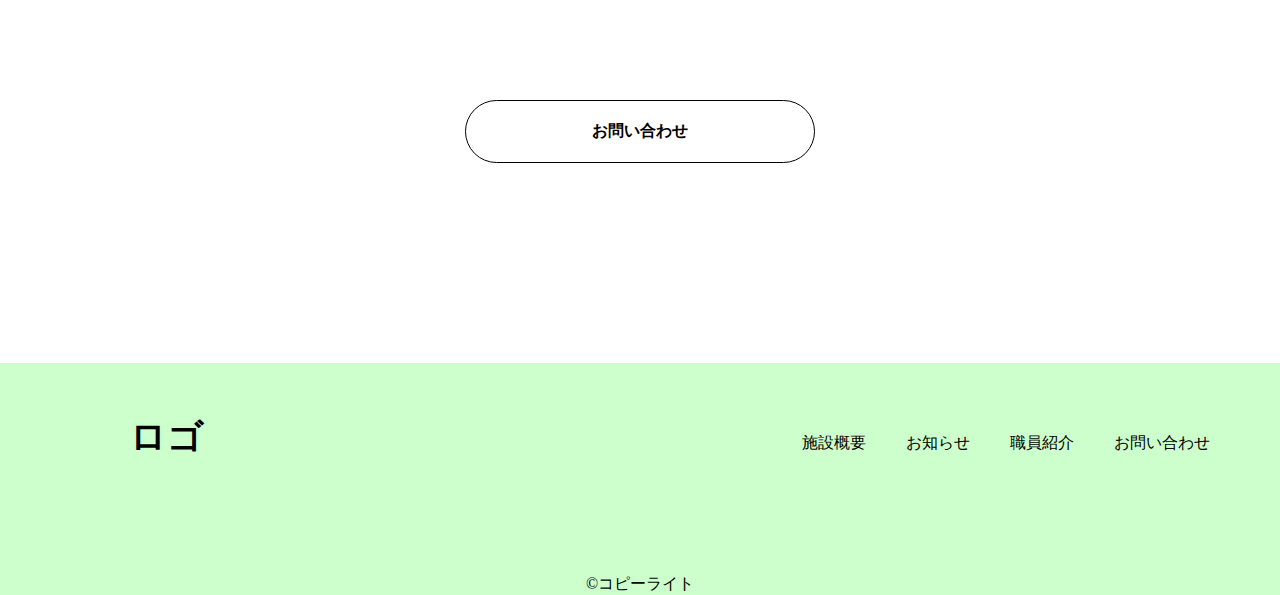
<file: rental.html>
<!DOCTYPE html>
<html lang="ja">

<head>
    <meta charset="UTF-8">
    <meta http-equiv="X-UA-Compatible" content="IE=edge">
    <meta name="viewport" content="width=device-width, initial-scale=1.0">
    <title>デイサービス</title>
    <link rel="stylesheet" href="./css/rental.css">
    <link rel="stylesheet" href="./css/reset.css">
    <script type="text/javascript" src="https://ajax.googleapis.com/ajax/libs/jquery/3.1.0/jquery.min.js"></script>
    <script src="./js/btn.js"></script>
    <script src="./js/accordion.js"></script>
    <link rel="stylesheet" type="text/css" href="css/5-1-5.css">
</head>

<body>
    <header id="header">
        <div class="top">
            <h1 class="logo"><a href="#">ロゴ</a></h1>
            <div class="btn">
                <nav class="list">
                    <ul class="nav-list">
                        <li class="item"><a href="#overview">施設概要</a></li>
                        <li class="item"><a href="./news.html">お知らせ</a></li>
                        <li class="item"><a href="#intro">職員紹介</a></li>
                        <li class="item"><a href="./contact.html">お問い合わせ</a></li>
                    </ul>
                </nav>
            </div>
        </div>
        <!--ハンバーガーボタン-->
        <button class="bg-btn">
            <span class="bar bar-top"></span>
            <span class="bar bar-mid"></span>
            <span class="bar bar-bottom"></span>
        </button>
    </header>
    <main>
        <div class="mv">
            <h2>施設3</h2>
        </div>
        <section id="overview">
            <h2 class="title">施設概要</h2>
            <p class="overview-text">テキストテキストテキストテキスト<br>
                テキストテキストテキストテキスト
            </p>
        </section>
        <section id="news">
            <h2 class="title">施設のお知らせ</h2>
            <div class="accordion">
                <ul class="news-list">
                    <li class="news-item">
                        <a href="#">
                            <time class="date" datetime="2020-02-02">2020.02.02</time>
                            <span class="category">NEWS</span>
                            <span class="news-title">テキストテキストテキストテキストテキスト</span>
                        </a>
                    </li>
                    <li class="news-item">
                        <a href="#">
                            <time class="date" datetime="2020-02-02">2020.02.02</time>
                            <span class="category">NEWS</span>
                            <span class="news-title">テキストテキストテキストテキストテキスト</span>
                        </a>
                    </li>
                    <li class="news-item">
                        <a href="#">
                            <time class="date" datetime="2020-02-02">2020.02.02</time>
                            <span class="category">NEWS</span>
                            <span class="news-title">テキストテキストテキストテキストテキスト</span>
                        </a>
                    </li>
                </ul>
                <div class="bt btn-more">もっと見る</div>
                <div class="bt btn-close">閉じる</div>
            </div>
        </section>
        <section id="intro">
            <h2 class="title">職員紹介</h2>
            <div class="face">
                <img src="./img/fais1.png" alt="#">
                <div>
                    <p class="name">役職:テキスト　氏名:テキスト</p>
                    <p class="text">テキストテキスト</p>
                </div>
            </div>
        </section>
        <section id="qa">
            <h2 class="title">よくある質問</h2>
            <div class="item-left">
                <img src="./img/situmon1.png">
                <div class="text-a">
                    <p>テキストテキストテキストテキスト？</p>
                </div>
            </div>
            <div class="item-right">
                <div class="text-b">
                    <p>テキストテキストテキストテキスト!</p>
                </div>
                <img src="./img/fais1.png">
            </div>
            <div class="item-left">
                <img src="./img/situmon1.png">
                <div class="text-a">
                    <p>テキストテキストテキストテキスト？</p>
                </div>
            </div>
            <div class="item-right">
                <div class="text-b">
                    <p>テキストテキストテキストテキスト!</p>
                </div>
                <img src="./img/fais1.png">
            </div>
        </section>
        <div class="inquiry">
            <a class="in-btn" href="./contact.html">お問い合わせ</a>
        </div>
    </main>
    <footer>
        <div class="footer">
            <h2 class="footer-logo"><a href="#">ロゴ</a></h2>
            <nav class="footer-list">
                <ul>
                    <li><a href="#overview">施設概要</a></li>
                    <li><a href="./news.html">お知らせ</a></li>
                    <li><a href="#intro">職員紹介</a></li>
                    <li><a href="contact.html">お問い合わせ</a></li>
                </ul>
            </nav>
        </div>
        <p class="copy">&copy;コピーライト</p>
    </footer>
    <script src="https://code.jquery.com/jquery-3.4.1.min.js" integrity="sha256-CSXorXvZcTkaix6Yvo6HppcZGetbYMGWSFlBw8HfCJo=" crossorigin="anonymous"></script>
    <script src="./js/sclole-nav.js"></script>
</body>

</html>
</file>
<file: css/style.css>
@charset "utf-8";

body {
    overflow-x: hidden;
}

/*-- ヘッダー --*/

#header {
    background-image: url(../img/mv.jpg);
    background-size: cover;
    height: 1131px;
}

a {
    text-decoration: none;
    color: #000;
}

li {
    list-style-type: none;
}

.top {
    display: flex;
    justify-content: space-between;
}

.logo {
    margin-left: 130px;
}

h1 {
    font-size: 36px;
}

.list ul {
    display: flex;
}

.list li {
    list-style: none;
    margin: 20px;
    font-size: 16px;
}

.list li:hover {
    opacity: 0.5;
}

.list {
    z-index: 1;
}

/*-- 施設一覧　--*/

#institution {
    background: #ccffcc;
    padding-top: 70px;
    padding-bottom: 20px;
}

.title {
    text-align: center;
    margin-top: 70px;
    margin-bottom: 60px;
    font-size: 36px;
}

.intro {
    display: flex;
    justify-content: space-around;
    align-items: center;
}

.intro img {
    width: 450px;
    height: 450px;

}

.intro h3 {
    font-size: 16px;
}

.warpper {
    text-align: center;
}

.day img:hover {
    opacity: 0.5;
}

.home img:hover {
    opacity: 0.5;
}

.rental img:hover {
    opacity: 0.5;
}

/*-- 職員の声 --*/

#voice {
    background: #ccffff;
    padding-top: 70px;
    padding-bottom: 20px;
}

.face {
    display: flex;
    align-items: center;
    margin-top: 120px;
}

.face img {
    height: 350px;
    width: 350px;
}

.name {
    font-size: 16px;
    margin-bottom: 20px;
    margin-left: 10px;
}

.text {
    display: flex;
    justify-content: center;
    border: 1px solid #000;
    background-color: #fff;
    width: 800px;
    height: 247px;
    align-items: center;
    border-radius: 30px;
    font-size: 16px;
}

/*-- お知らせ --*/

#news ul li {
    border-bottom: 1px solid #000;
    padding: 30px 0;
    list-style-type: none;
}

#news ul {
    max-width: 1300px;
    margin: 0 auto;
    padding-bottom: 60px;
}

.news-list {
    margin-bottom: 30px;
    font-size: 16px;
    text-align: center;
}

.news-list .news-item a {
    display: block;
    padding: 10px 15px;
}

.category {
    border: 1px solid aqua;
    border-radius: 30px;
    padding: 5px 15px;
    background-color: aqua;
}

.news-title {
    margin-left: 50px;
}

.category {
    font-size: 16px;
    margin-left: 95px;
}


.bt {
    border: 1px solid #333;
    cursor: pointer;
    display: inline-block;
    width: 70%;
    font-size: 18px;
    margin-top: 10px;
    padding: 10px;
    margin: 0 15%;
    margin-bottom: 100px;
    text-align: center;
  }

/*-- フッター --*/
footer {
    background: #ccffcc;
}

.footer {
    display: flex;
    justify-content: space-between;
    margin-top: 50px;
    margin-bottom: 100px;
    padding-top: 70px;
}

.footer-list li {
    font-size: 16px;
    list-style-type: none;
    margin: 20px;
}

.footer-list li:hover {
    opacity: 0.5;
}

.footer-list ul {
    display: flex;
    justify-content: space-between;
    margin-right: 50px;
}

.footer h2 {
    font-size: 36px;
    margin-left: 130px;
}

.copy {
    text-align: center;
}


@media screen and (max-width: 767px) {

 #header {
    background-image: url(../img/mv.jpg);
    max-width: 100%;
    height: 300px;
    background-size: cover;
 }

 .logo {
    margin-left: 20px;
 }

 h1 {
    font-size: 30px;
 }

 .list li {
    font-size: 16px;
 }
 .list ul {
    display: block;
    padding-top: 300px;
 }
 
 button {
    -webkit-appearance: none;
    -moz-appearance: none;
    appearance: none;
    background: transparent;
    border: 0;
    border-radius: 0;
    color: inherit;
    cursor: pointer;
    font: inherit;
    margin: 0;
    outline: none;
    padding: 0;
    vertical-align: middle;
    margin-left: 170px;

}

/*ハンバーガーボタン*/
.bg-btn {
    display: block;
    width: 70%;
    height: 100px;
    position: fixed;
    z-index: 30;
    border: none;
    background-color: transparent;
    margin-top: -70px;
}

.bar {
    width: 30px;
    height: 2px;
    display: block;
    position: absolute;
    left: 65%;
    transform: translateX(-50%);
    background-color: #000;
}

.bar-top {
    top: 40px;
}

.bar-mid {
    top: 60px;
}

.nar-bottom {
    bottom: 40px;
}

.bg-btn.close .bar-top {
    transform: translate(-40%, 5px) rotate(45deg);
    transition: transform .3s;
}

.bg-btn.close .bar-mid {
    opacity: 0;
    transition: opacity .3s;
}

.bg-btn.close .bar-bottom {
    transform: translate(-40%, -5px) rotate(-45deg);
    transition: transform .3s;
}

.btn {
    height: 100vh;
    left: 0;
    position: fixed;
    top: 0;
    transform: translateX(100%);
    transition: transform .3s;
    width: 100vw;
    z-index: 30;
}

.list {
    width: 100%;
    height: 100%;
    background-color: #fff;
    z-index: 30;
}


.nav-list {
    display: flex;
    flex-direction: column;
    position: absolute;
    top: 14%;
    left: 50%;
    transform: translate(-50%, -50%);
    text-align: center;
}

.item {
    margin-right: 0;
    margin-bottom: 40px;
}

.noscroll {
    overflow: hidden;
}

.btn.slide-in {
    transform: translateX(0);
}

.list .navi ul {
    display: flex;
    flex-direction: column;
    padding-top: 260px;

}

.title {
    margin: 0 auto;
    font-size: 36px;
}

.intro {
    display: block;
}

.slide-list {
    margin: 0 auto;
    max-width: 100%;
  }

  .slide-item {
    margin: 0 5px;
  }
  
  .slide-item h3 {
    font-size: 16px;
  }

  .slide-item img {
    height: 350px;
    width: 100%;
  }

#voice, .title {
    margin-bottom: 60px;
}

  .face {
    margin: 0 auto;
    display: block;
    padding-bottom: 80px;
    
  }

  .face img {
    width: 120px;
    height: 120px;
  }

  .name, .text, p span{
    font-size: 16px;
    border: none;
    display: block;
  }

  .text {
    margin-left: 160px;
    margin-top: -150px;
    border: 1px solid #000;
    width: 200px;
    height: auto;
    padding: 30px 10px;
    border-radius: 0;
    text-align: center;
  }

  #news ul li {
    width: 100%;
    padding: 5px 0;
  }

  .news-list, .category {
    font-size: 10px;
    margin-left: 10px;
  }

  .news-title {
    margin-left: 5px;
  }

  .bt {
    width: 100%;
    margin: 0 auto;
  }

  footer {
    padding-bottom: 20px;
  }

  .footer {
    display: block;
    margin-top: 80px;
    margin-bottom: 30px;
  }

  .footer h2 {
    font-size: 16px;
    margin-left: 40px;
    margin-bottom: -20px;
  }

  .footer-list li {
    font-size: 5px;
    margin: 0 5px;
  }

  .footer-list ul {
    margin-left:40px;
    margin-right: 10px;
    justify-content: flex-end;
  }

  .copy {
    font-size: 10px;
    margin-top: 10px;
  }

  
}
</file>
<file: css/contact.css>
@charset "utf-8";

/*-- フォーム --*/

h1 {
    margin-top: 80px;
    margin-bottom: 150px;
    font-size: 36px;
    text-align: center
}

form div {
    margin-bottom: 14px;
}

label {
    font-size: 16px;
    margin-bottom: 10px;
    display: block;
    margin-left: 30%;
}

input[type="text"],
input[type="email"],
textarea {
    border: 1px solid #000;
    padding: 10px;
}

input[type="email"] {
    width: 40%;
    margin: 0 30%
}

input[type="text"] {
    width: 40%;
    margin: 0 30%;

}

textarea {
    width: 40%;
    height: 385px;
}

input[type="submit"] {
    border: none;
    cursor: pointer;
    margin: 0 30%;
}

#message {
    border: 1px solid #000;
    margin: 0 30%;
}

.email {
    margin-bottom: 20px;
}

.btn {
    font-size: 36px;
    max-width: 400px;
    border: 1px solid #000;
    padding: 5px 30px;
    border-radius: 50px;
    margin: 0 auto;
    text-align: center;
    margin-top: 65px;
    margin-bottom: 60px;
}

.btn:hover {
    opacity: 0.5;
}

@media screen and (max-width: 767px) {

    h1 {
        margin: 20% 0;
        font-size: 30px;
    }

    label {
        margin-left: 20%;
    }

    input[type="email"] {
        width: 60%;
        margin: 0 20%;
    }

    input[type="text"] {
        width: 60%;
        margin: 0 20%;
    }

    textarea {
        width: 60%;
        height: 200px;
    }

    #message {
        margin: 0 20%;
    }

    .btn {
        width: 40%;
        font-size: 16px;
        
    }
}
</file>
<file: css/daystyle.css>
@charset "utf-8";

header {
    background: #ccffcc;
}

a {
    text-decoration: none;
    color: #000;
}

li {
    list-style-type: none;
}

body {
    overflow-x: hidden;
}

/*-- ヘッダー --*/

.top {
    display: flex;
    justify-content: space-between;
}

.top h1 {
    margin-left: 50px;
    font-size: 36px;
}

.top ul {
    display: flex;
}

.top li {
    margin: 15px;
    font-size: 16px;
}

.top li:hover {
    opacity: 0.5;
}

/*-- メインビジュアル --*/

.mv {
    background-image: url(../img/saito01.jpg);
    background-size: cover;
    background-position: 60%;
    height: 650px;
}

.mv h2 {
    padding-top: 320px;
    margin-left: 105px;
    font-size: 36px;
}

.title {
    font-size: 36px;
    text-align: center;
}

/*-- 施設概要 --*/

.overview-text {
    max-width: 1300px;
    display: block;
    border: 1px solid #000;
    border-radius: 30px;
    margin: 0 auto;
    text-align: center;
    font-size: 16px;
    padding: 50px;
}

#overview {
    margin-top: 40px;
    margin-bottom: 120px;
}

/*-- お知らせ --*/

#news {
    margin-bottom: 60px;
}

#news ul li {
    border-bottom: 1px solid #000;
    padding: 30px 0;
    list-style-type: none;
}

#news ul {
    max-width: 1300px;
    margin: 0 auto;
    padding-bottom: 60px;
}

.news-list {
    margin-bottom: 30px;
    font-size: 16px;
    text-align: center;
}

.news-list .news-item a {
    display: block;
    padding: 10px 15px;
}

.category {
    border: 1px solid aqua;
    border-radius: 30px;
    padding: 5px 15px;
    background-color: aqua;
}

.news-title {
    margin-left: 50px;
}

.category {
    font-size: 25px;
    margin-left: 95px;
}



.news-btn:hover {
    opacity: 0.5;
}

.bt {
    border: 1px solid #333;
    width: 70%;
    cursor: pointer;
    display: inline-block;
    font-size: 18px;
    margin-top: 10px;
    padding: 10px;
    margin: 0 15%;
    margin-bottom: 100px;
    text-align: center;
}

/*-- 職員紹介 --*/

.face {
    display: flex;
    justify-content: flex-start;
    align-items: center;
}

.face img {
    width: 250px;
    height: 250px;
}

.name {
    font-size: 16px;
    margin-bottom: 20px;
    margin-left: 10px;
}

.text {
    font-size: 16px;
    border: 1px solid #000;
    border-radius: 30px;
    padding: 30px 200px;
}

/*-- よくある質問 --*/

#qa {
    padding: 60px 0;
    margin-bottom: 120px;
    background: url(../img/bg.png);
    animation: fall 10s infinite linear;
}

@keyframes fall {
    0% {
        background-position: 0 0;
    }

    100% {
        background-position: -700px 700px;
    }
}

.item-left {
    display: flex;
    justify-content: flex-start;
    align-items: center;
    margin-bottom: -70px;
}

.item-left img {
    width: 250px;
    height: 250px;
}

.text-a {
    width: 60%;
    background: #e9f1fb;
    border-radius: 15px;
    padding: 20px;
    position: relative;
    display: flex;
    justify-content: center;
    margin-left: 15px;
    font-size: 16px;
    padding: 45px 60px;
}

.text-a:before {
    content: "";
    position: absolute;
    top: 60%;
    left: 0;
    margin-left: -60px;
    border: 15px solid transparent;
    border-right: 50px solid #e9f1fb;
}

.item-right {
    display: flex;
    justify-content: flex-end;
    align-items: center;
}

.item-right img {
    width: 250px;
    height: 250px;
}

.text-b {
    width: 60%;
    background: #e9f1fb;
    border-radius: 15px;
    padding: 20px;
    position: relative;
    display: flex;
    justify-content: center;
    margin-right: 25px;
    font-size: 16px;
    padding: 45px 60px;
}

.text-b:before {
    content: "";
    position: absolute;
    top: 60%;
    right: 0;
    margin-right: -60px;
    border: 15px solid transparent;
    border-left: 55px solid #e9f1fb;
}

.in-btn {
    max-width: 350px;
    margin: 0 auto;
    font-size: 16px;
    display: block;
    padding: 20px 40px;
    text-align: center;
    text-decoration: none;
    font-weight: bold;
    border: 1px solid #000;
    border-radius: 50px;
}

.in-btn:hover {
    opacity: 0.5;
}

.inquiry {
    margin-top: 100px;
}

/*-- フッター --*/

footer {
    background: #ccffcc;
}

.footer {
    display: flex;
    justify-content: space-between;
    margin-top: 100px;
    margin-bottom: 100px;
    padding-top: 50px;
}

.footer-list li {
    font-size: 16px;
    list-style-type: none;
    margin: 20px;
}

.footer-list li:hover {
    opacity: 0.5;
}

.footer-list ul {
    display: flex;
    justify-content: space-between;
    margin-right: 50px;
}

.footer h2 {
    font-size: 36px;
    margin-left: 130px;
}

.copy {
    text-align: center;
}

@media screen and (max-width: 767px) {

    .top h1 {
        margin-left: 10%;
    }

    .title {
        margin-bottom: 20px;
    }

    button {
        -webkit-appearance: none;
        -moz-appearance: none;
        appearance: none;
        background: transparent;
        border: 0;
        border-radius: 0;
        color: inherit;
        cursor: pointer;
        font: inherit;
        margin: 0;
        outline: none;
        padding: 0;
        vertical-align: middle;
        margin-left: 170px;

    }

    /*ハンバーガーボタン*/
    .bg-btn {
        display: block;
        width: 70%;
        height: 100px;
        position: fixed;
        z-index: 30;
        border: none;
        background-color: transparent;
        margin-top: -80px;
    }

    .bar {
        width: 30px;
        height: 2px;
        display: block;
        position: absolute;
        left: 65%;
        transform: translateX(-50%);
        background-color: #000;
    }

    .bar-top {
        top: 40px;
    }

    .bar-mid {
        top: 60px;
    }

    .nar-bottom {
        bottom: 40px;
    }

    .bg-btn.close .bar-top {
        transform: translate(-40%, 5px) rotate(45deg);
        transition: transform .3s;
    }

    .bg-btn.close .bar-mid {
        opacity: 0;
        transition: opacity .3s;
    }

    .bg-btn.close .bar-bottom {
        transform: translate(-40%, -5px) rotate(-45deg);
        transition: transform .3s;
    }

    .btn {
        height: 100vh;
        left: 0;
        position: fixed;
        top: 0;
        transform: translateX(100%);
        transition: transform .3s;
        width: 100vw;
        z-index: 30;
    }

    .list {
        width: 100%;
        height: 100%;
        background-color: #fff;
        z-index: 30;
    }


    .nav-list {
        display: flex;
        flex-direction: column;
        position: absolute;
        top: 14%;
        left: 50%;
        transform: translate(-50%, -50%);
        text-align: center;
        margin-top: 200px;
    }

    .item {
        margin-right: 0;
        margin-bottom: 40px;
    }

    .noscroll {
        overflow: hidden;
    }

    .btn.slide-in {
        transform: translateX(0);
    }

    .mv {
        background-image: url(../img/saito01.jpg);
        background-size: cover;
        max-width: 100%;
        height: 200px;
        align-items: center;
    }

    .mv h2 {
        padding-top: 20%;
        margin-left: 15%;
    }

    .overview-text {
        max-width: 80%;
        padding: 30px 20px;
    }

    #news ul li {
        max-width: 100%;
        padding: 5px 0;
    }

    .news-list,
    .category {
        font-size: 10px;
        margin-left: 10px;
    }

    .news-title {
        margin-left: 5px;
    }

    .bt {
        width: 100%;
        margin: 0 auto;
    }

    .face {
        margin: 0 auto;
        padding-bottom: 80px;

    }

    .face img {
        width: 30%;
        height: 30%;
    }

    .text {
        padding: 30px 50px;
    }

    .name {
        margin: 0 auto;
    }

    .item-left img {
        width: 30%;
        height: 30%;
    }

    .item-right img {
        width: 30%;
        height: 30%;
    }

    .item-left {
        margin: 0 auto;
    }

    .item-right {
        margin-left: 20px;
    }

    .text-a {
        padding: 10px 20px;
    }

    .text-a::before {
        border: 10px solid transparent;
        border-right: 30px solid #e9f1fb;
        margin-left: -30px;
    }

    .text-b {
        padding: 10px 20px;
    }

    .text-b::before {
        border: 10px solid transparent;
        border-left: 30px solid #e9f1fb;
        margin-right: -30px;
    }

    .in-btn {
        max-width: 50%;
    }

    .footer {
        display: block;
        margin-top: 80px;
        margin-bottom: 30px;
    }

    .footer h2 {
        font-size: 18px;
        margin-left: 40px;
        margin-bottom: -20px;
    }

    .footer-list li {
        font-size: 5px;
        margin: 0 5px;
    }

    .footer-list ul {
        margin-left: 40px;
        margin-right: 10px;
        justify-content: flex-end;
    }

    .copy {
        font-size: 10px;
        margin-top: 10px;
        padding-bottom: 5px;
    }
}
</file>
<file: css/5-1-5.css>
@charset "utf-8";

#header {
    height: 70px;
    /*高さ指定*/
    width: 100%;
    /*横幅指定*/
}

#header.fixed {
    position: fixed;
    /*fixedを設定して固定*/
    z-index: 999;
    /*最前面へ*/
    top: 0;
    /*位置指定*/
    left: 0;
    /*位置指定*/
}
</file>
<file: css/homestyle.css>
@charset "utf-8";

header {
    background: #ccffcc;
}

a {
    text-decoration: none;
    color: #000;
}

li {
    list-style-type: none;
}

body {
    overflow-x: hidden;
}

/*-- ヘッダー --*/

.top {
    display: flex;
    justify-content: space-between;
}

.top h1 {
    margin-left: 50px;
    font-size: 36px;
}

.top ul {
    display: flex;
}

.top li {
    margin: 15px;
    font-size: 16px;
}

.top li:hover {
    opacity: 0.5;
}

/*-- メインビジュアル --*/

.mv {
    background-image: url(../img/saito03.jpg);
    background-size: cover;
    height: 700px;
}

.mv h2 {
    padding-top: 320px;
    margin-left: 105px;
    font-size: 36px;
}

.title {
    font-size: 36px;
    text-align: center;
}

/*-- 施設概要 --*/

.overview-text {
    max-width: 1300px;
    display: block;
    border: 1px solid #000;
    border-radius: 30px;
    margin: 0 auto;
    text-align: center;
    font-size: 16px;
    padding: 50px;
}

#overview {
    margin-top: 40px;
    margin-bottom: 120px;
}

/*-- お知らせ --*/

#news {
    margin-bottom: 60px;
}

#news ul li {
    border-bottom: 1px solid #000;
    padding: 30px 0;
    list-style-type: none;
}

#news ul {
    max-width: 1300px;
    margin: 0 auto;
    padding-bottom: 60px;
}

.news-list {
    margin-bottom: 30px;
    font-size: 16px;
    text-align: center;
}

.news-list .news-item a {
    display: block;
    padding: 10px 15px;
}

.category {
    border: 1px solid aqua;
    border-radius: 30px;
    padding: 5px 15px;
    background-color: aqua;
}

.news-title {
    margin-left: 50px;
}

.category {
    font-size: 16px;
    margin-left: 95px;
}

.bt {
    border: 1px solid #333;
   width: 70%;
    cursor: pointer;
    display: inline-block;
    font-size: 18px;
    margin-top: 10px;
    padding: 10px;
    text-align: center;
    margin-bottom: 100px;
    margin: 0 15%;
  }

/*-- 職員紹介 --*/

.face {
    display: flex;
    justify-content: flex-start;
    align-items: center;
}

.face img {
    width: 250px;
    height: 250px;
}

.name {
    font-size: 16px;
    margin-bottom: 20px;
    margin-left: 10px;
}

.text {
    font-size: 16px;
    border: 1px solid #000;
    border-radius: 30px;
    padding: 30px 200px;
}

/*-- よくある質問 --*/

#qa {
    padding: 60px 0;
    margin-bottom: 120px;
    background: url(../img/bg.png);
    animation: fall 10s infinite linear;
}

@keyframes fall {
    0% {
        background-position: 0 0;
    }

    100% {
        background-position: -700px 700px;
    }
}

.item-left {
    display: flex;
    justify-content: flex-start;
    align-items: center;
    margin-bottom: -70px;
}

.item-left img {
    width: 250px;
    height: 250px;
}

.text-a {
    width: 60%;
    background: #e9f1fb;
    border-radius: 15px;
    padding: 20px;
    position: relative;
    display: flex;
    justify-content: center;
    margin-left: 15px;
    font-size: 16px;
    padding: 45px 60px;
}

.text-a:before {
    content: "";
    position: absolute;
    top: 60%;
    left: 0;
    margin-left: -60px;
    border: 15px solid transparent;
    border-right: 50px solid #e9f1fb;
}

.item-right {
    display: flex;
    justify-content: flex-end;
    align-items: center;
}

.item-right img {
    width: 250px;
    height: 250px;
}

.text-b {
    width: 60%;
    background: #e9f1fb;
    border-radius: 15px;
    padding: 20px;
    position: relative;
    display: flex;
    justify-content: center;
    margin-right: 25px;
    font-size: 16px;
    padding: 45px 60px;
}

.text-b:before {
    content: "";
    position: absolute;
    top: 60%;
    right: 0;
    margin-right: -60px;
    border: 15px solid transparent;
    border-left: 55px solid #e9f1fb;
}

.in-btn {
    max-width: 350px;
    margin: 0 auto;
    font-size: 16px;
    display: block;
    padding: 20px 40px;
    text-align: center;
    text-decoration: none;
    font-weight: bold;
    border: 1px solid #000;
    border-radius: 50px;
}

.in-btn:hover {
    opacity: 0.5;
}

.inquiry {
    margin-top: 100px;
}

/*-- フッター --*/

footer {
    background: #ccffcc;
}

.footer {
    display: flex;
    justify-content: space-between;
    margin-top: 100px;
    margin-bottom: 100px;
    padding-top: 50px;
}

.footer-list li {
    font-size: 16px;
    list-style-type: none;
    margin: 20px;
}

.footer-list li:hover {
    opacity: 0.5;
}

.footer-list ul {
    display: flex;
    justify-content: space-between;
    margin-right: 50px;
}

.footer h2 {
    font-size: 36px;
    margin-left: 130px;
}

.copy {
    text-align: center;
}

@media screen and (max-width: 767px) {

    .top h1 {
        margin-left: 10%;
    }

    .title {
        margin-bottom: 20px;
    }

    button {
        -webkit-appearance: none;
        -moz-appearance: none;
        appearance: none;
        background: transparent;
        border: 0;
        border-radius: 0;
        color: inherit;
        cursor: pointer;
        font: inherit;
        margin: 0;
        outline: none;
        padding: 0;
        vertical-align: middle;
        margin-left: 170px;
    
    }
    
    /*ハンバーガーボタン*/
    .bg-btn {
        display: block;
        width: 70%;
        height: 100px;
        position: fixed;
        z-index: 30;
        border: none;
        background-color: transparent;
        margin-top: -80px;
    }
    
    .bar {
        width: 30px;
        height: 2px;
        display: block;
        position: absolute;
        left: 65%;
        transform: translateX(-50%);
        background-color: #000;
    }
    
    .bar-top {
        top: 40px;
    }
    
    .bar-mid {
        top: 60px;
    }
    
    .nar-bottom {
        bottom: 40px;
    }
    
    .bg-btn.close .bar-top {
        transform: translate(-40%, 5px) rotate(45deg);
        transition: transform .3s;
    }
    
    .bg-btn.close .bar-mid {
        opacity: 0;
        transition: opacity .3s;
    }
    
    .bg-btn.close .bar-bottom {
        transform: translate(-40%, -5px) rotate(-45deg);
        transition: transform .3s;
    }
    
    .btn {
        height: 100vh;
        left: 0;
        position: fixed;
        top: 0;
        transform: translateX(100%);
        transition: transform .3s;
        width: 100vw;
        z-index: 30;
    }
    
    .list {
        width: 100%;
        height: 100%;
        background-color: #fff;
        z-index: 30;
    }
    
    
    .nav-list {
        display: flex;
        flex-direction: column;
        position: absolute;
        top: 14%;
        left: 50%;
        transform: translate(-50%, -50%);
        text-align: center;
        margin-top: 200px;
    }
    
    .item {
        margin-right: 0;
        margin-bottom: 40px;
    }
    
    .noscroll {
        overflow: hidden;
    }
    
    .btn.slide-in {
        transform: translateX(0);
    }
    
   .mv {
    background-image: url(../img/saito03.jpg);
    background-size: cover;
    max-width: 100%;
    height: 200px;
    align-items: center;
   }

   .mv h2 {
    padding-top: 20%;
    margin-left: 15%;
   }

   .overview-text {
    max-width: 80%;
    padding: 30px 20px;
   }

   #news ul li {
    max-width: 100%;
    padding: 5px 0;
  }

  .news-list, .category {
    font-size: 10px;
    margin-left: 10px;
  }

  .news-title {
    margin-left: 5px;
  }

  .news-btn {
    max-width: 180px;
    font-size: 18px;
    margin: 10% 25%;
  }

  .bt {
    width: 100%;
    margin: 0 auto;
  }

  .face {
    margin: 0 auto;
    padding-bottom: 80px;
    
  }

  .face img {
    width: 30%;
    height: 30%;
  }

  .text {
    padding:30px 50px;
  }

  .name {
    margin: 0 auto;
  }

  .item-left img{
    width: 30%;
    height: 30%;
  }

  .item-right img {
    width: 30%;
    height: 30%;
  }

  .item-left {
    margin: 0 auto;
  }

  .item-right {
    margin-left: 20px;
  }

  .text-a {
    padding: 10px 20px;
  }

  .text-a::before {
    border: 10px solid transparent;
    border-right: 30px solid #e9f1fb;
    margin-left: -30px;
  }

  .text-b {
    padding: 10px 20px;
  }

  .text-b::before {
    border: 10px solid transparent;
    border-left: 30px solid #e9f1fb;
    margin-right: -30px;
  }

  .in-btn {
    max-width: 50%;
  }

  .footer {
    display: block;
    margin-top: 80px;
    margin-bottom: 30px;
  }

  .footer h2 {
    font-size: 18px;
    margin-left: 40px;
    margin-bottom: -20px;
  }

  .footer-list li {
    font-size: 5px;
    margin: 0 5px;
  }

  .footer-list ul {
    margin-left:40px;
    margin-right: 10px;
    justify-content: flex-end;
  }

  .copy {
    font-size: 10px;
    margin-top: 10px;
    padding-bottom: 20px;
  }
}
</file>
<file: css/nwes.css>
@charset "utf-8";

a {
    text-decoration: none;
    color: #000;
}

li {
    list-style-type: none;
}

body {
    overflow-x: hidden;
}

/*-- ヘッダー --*/
#header {
    background-image: url(../img/toiawase.jpg);
    background-size: cover;
    background-position: right 60%;
    max-width: 100%;
    height: 1200px;
}

.top {
    display: flex;
    justify-content: space-between;
}

.top h1 {
    margin-left: 125px;
    font-size: 36px;
}

.top ul {
    display: flex;
}

.top li {
    margin: 15px;
    font-size: 16px;
}

.top li:hover {
    opacity: 0.5;
}

.title h2 {
    padding-top: 320px;
    margin-left: 105px;
    font-size: 36px;
}

.title {
    font-size: 36px;
    
}

/*-- ニュース --*/

#news {
    margin-top: 150px;
}

#news ul li {
    border-bottom: 1px solid #000;
    padding: 30px 0;
    list-style-type: none;
}

#news ul {
    max-width: 1300px;
    margin: 0 auto;
    padding-bottom: 60px;
}

.news-list {
    margin-bottom: 30px;
    font-size: 16px;
    text-align: center;
}

.news-list .news-item a {
    display: block;
    padding: 10px 15px;
}

.category {
    border: 1px solid aqua;
    border-radius: 30px;
    padding: 5px 15px;
    background-color: aqua;
}

.news-title {
    margin-left: 50px;
}

.category {
    font-size: 16px;
    margin-left: 95px;
}

.bt {
    border: 1px solid #333;
    cursor: pointer;
    display: inline-block;
    width: 70%;
    font-size: 18px;
    margin-top: 10px;
    padding: 10px;
    margin-left: 15%;
    margin-right: 15%;
    margin-bottom: 100px;
    text-align: center;
  }

/*-- フッター --*/

footer {
    background: #ccffcc;
}

.footer {
    display: flex;
    justify-content: space-between;
    margin-top: 50px;
    margin-bottom: 100px;
    padding-top: 50px;
}

.footer-list li {
    font-size: 16px;
    list-style-type: none;
    margin: 20px;
}

.footer-list li:hover {
    opacity: 0.5;
}

.footer-list ul {
    display: flex;
    justify-content: space-between;
    margin-right: 50px;
}

.footer h2 {
    font-size: 36px;
    margin-left: 130px;
}

.copy {
    text-align: center;
}

@media screen and (max-width: 767px) {

    #header {
        background-image: url(../img/toiawase.jpg);
        background-size: cover;
        max-width: 100%;
        height: 350px;
    }

    .top h1 {
        margin-left: 10%;
    }

    .title h2 {
        margin-top: 50px;
    }

    button {
        -webkit-appearance: none;
        -moz-appearance: none;
        appearance: none;
        background: transparent;
        border: 0;
        border-radius: 0;
        color: inherit;
        cursor: pointer;
        font: inherit;
        margin: 0;
        outline: none;
        padding: 0;
        vertical-align: middle;
        margin-left: 170px;
    
    }
    
    /*ハンバーガーボタン*/
    .bg-btn {
        display: block;
        width: 60%;
        height: 100px;
        position: fixed;
        z-index: 30;
        border: none;
        background-color: transparent;
        margin-top: -80px;
    }
    
    .bar {
        width: 30px;
        height: 2px;
        display: block;
        position: absolute;
        left: 65%;
        transform: translateX(-50%);
        background-color: #000;
    }
    
    .bar-top {
        top: 40px;
    }
    
    .bar-mid {
        top: 60px;
    }
    
    .nar-bottom {
        bottom: 40px;
    }
    
    .bg-btn.close .bar-top {
        transform: translate(-40%, 5px) rotate(45deg);
        transition: transform .3s;
    }
    
    .bg-btn.close .bar-mid {
        opacity: 0;
        transition: opacity .3s;
    }
    
    .bg-btn.close .bar-bottom {
        transform: translate(-40%, -5px) rotate(-45deg);
        transition: transform .3s;
    }
    
    .btn {
        height: 100vh;
        left: 0;
        position: fixed;
        top: 0;
        transform: translateX(100%);
        transition: transform .3s;
        width: 100vw;
        z-index: 30;
    }
    
    .list {
        width: 100%;
        height: 100%;
        background-color: #fff;
        z-index: 30;
    }
    
    
    .nav-list {
        display: flex;
        flex-direction: column;
        position: absolute;
        top: 14%;
        left: 50%;
        transform: translate(-50%, -50%);
        text-align: center;
        margin-top: 200px;
    }
    
    .item {
        margin-right: 0;
        margin-bottom: 40px;
    }
    
    .noscroll {
        overflow: hidden;
    }
    
    .btn.slide-in {
        transform: translateX(0);
    }

    .title h2 {
        padding-top: 10%;
        margin-left: 5%;
    }

    #news {
        margin-top: 10%;
    }

    #news ul li {
        max-width: 100%;
        padding: 5px 0;
      }
    
      .news-list, .category {
        font-size: 10px;
        margin-left: 10px;
      }
    
      .news-title {
        margin-left: 5px;
      }

      .bt {
        width: 100%;
        margin: 0 auto;
      }

      .footer {
        display: block;
        margin-top: 80px;
        margin-bottom: 30px;
      }
    
      .footer h2 {
        font-size: 18px;
        margin-left: 40px;
        margin-bottom: -20px;
      }
    
      .footer-list li {
        font-size: 5px;
        margin: 0 5px;
      }
    
      .footer-list ul {
        margin-left:40px;
        margin-right: 10px;
        justify-content: flex-end;
      }
    
      .copy {
        font-size: 10px;
        margin-top: 10px;
        padding-bottom: 20px;
      }
}
</file>
<file: css/rental.css>
@charset "utf-8";

header {
    background: #ccffcc;
}

a {
    text-decoration: none;
    color: #000;
}

li {
    list-style-type: none;
}

body {
    overflow-x: hidden;
}

/*-- ヘッダー --*/

.top {
    display: flex;
    justify-content: space-between;
}

.top h1 {
    margin-left: 50px;
    font-size: 36px;
}

.top ul {
    display: flex;
}

.top li {
    margin: 15px;
    font-size: 16px;
}

.top li:hover {
    opacity: 0.5;
}

/*-- メインビジュアル --*/

.mv {
    background-image: url(../img/saito02.jpg);
    background-size: cover;
    background-position: 60%;
    height: 900px;
}

.mv h2 {
    padding-top: 320px;
    margin-left: 105px;
    font-size: 36px;
}

.title {
    font-size: 36px;
    text-align: center;
}

/*-- 施設概要 --*/

.overview-text {
    max-width: 1300px;
    display: block;
    border: 1px solid #000;
    border-radius: 30px;
    margin: 0 auto;
    text-align: center;
    font-size: 16px;
    padding: 50px;
}

#overview {
    margin-top: 40px;
    margin-bottom: 120px;
}

/*-- お知らせ --*/

#news {
    margin-bottom: 60px;
}

#news ul li {
    border-bottom: 1px solid #000;
    padding: 30px 0;
    list-style-type: none;
}

#news ul {
    max-width: 1300px;
    margin: 0 auto;
    padding-bottom: 60px;
}

.news-list {
    margin-bottom: 30px;
    font-size: 16px;
    text-align: center;
}

.news-list .news-item a {
    display: block;
    padding: 10px 15px;
}

.category {
    border: 1px solid aqua;
    border-radius: 30px;
    padding: 5px 15px;
    background-color: aqua;
}

.news-title {
    margin-left: 50px;
}

.category {
    font-size: 16px;
    margin-left: 95px;
}

.bt {
    border: 1px solid #333;
    cursor: pointer;
    display: inline-block;
    width: 70%;
    font-size: 18px;
    margin-top: 10px;
    padding: 10px;
    margin-left: 15%;
    margin-right: 15%;
    margin-bottom: 100px;
    text-align: center;
  }

/*-- 職員紹介 --*/

.face {
    display: flex;
    justify-content: flex-start;
    align-items: center;
}

.face img {
    width: 250px;
    height: 250px;
}

.name {
    font-size: 16px;
    margin-bottom: 20px;
    margin-left: 10px;
}

.text {
    font-size: 16px;
    border: 1px solid #000;
    border-radius: 30px;
    padding: 30px 200px;
}

/*-- よくある質問 --*/

#qa {
    padding: 60px 0;
    margin-bottom: 120px;
    background: url(../img/bg.png);
    animation: fall 10s infinite linear;
}

@keyframes fall {
    0% {
        background-position: 0 0;
    }

    100% {
        background-position: -700px 700px;
    }
}

.item-left {
    display: flex;
    justify-content: flex-start;
    align-items: center;
    margin-bottom: -70px;
}

.item-left img {
    width: 250px;
    height: 250px;
}

.text-a {
    width: 60%;
    background: #e9f1fb;
    border-radius: 15px;
    padding: 20px;
    position: relative;
    display: flex;
    justify-content: center;
    margin-left: 15px;
    font-size: 16px;
    padding: 45px 60px;
}

.text-a:before {
    content: "";
    position: absolute;
    top: 60%;
    left: 0;
    margin-left: -60px;
    border: 15px solid transparent;
    border-right: 50px solid #e9f1fb;
}

.item-right {
    display: flex;
    justify-content: flex-end;
    align-items: center;
}

.item-right img {
    width: 250px;
    height: 250px;
}

.text-b {
    width: 60%;
    background: #e9f1fb;
    border-radius: 15px;
    padding: 20px;
    position: relative;
    display: flex;
    justify-content: center;
    margin-right: 25px;
    font-size: 16px;
    padding: 45px 60px;
}

.text-b:before {
    content: "";
    position: absolute;
    top: 60%;
    right: 0;
    margin-right: -60px;
    border: 15px solid transparent;
    border-left: 55px solid #e9f1fb;
}

.in-btn {
    max-width: 350px;
    margin: 0 auto;
    font-size: 16px;
    display: block;
    padding: 20px 40px;
    text-align: center;
    text-decoration: none;
    font-weight: bold;
    border: 1px solid #000;
    border-radius: 50px;
}

.in-btn:hover {
    opacity: 0.5;
}

.inquiry {
    margin-top: 100px;
}

/*-- フッター --*/

footer {
    background: #ccffcc;
}

.footer {
    display: flex;
    justify-content: space-between;
    margin-top: 200px;
    margin-bottom: 100px;
    padding-top: 50px;
}

.footer-list li {
    font-size: 16px;
    list-style-type: none;
    margin: 20px;
}

.footer-list li:hover {
    opacity: 0.5;
}

.footer-list ul {
    display: flex;
    justify-content: space-between;
    margin-right: 50px;
}

.footer h2 {
    font-size: 36px;
    margin-left: 130px;
}

.copy {
    text-align: center;
}

@media screen and (max-width: 767px) {

    .top h1 {
        margin-left: 10%;
    }

    .title {
        margin-bottom: 20px;
    }

    button {
        -webkit-appearance: none;
        -moz-appearance: none;
        appearance: none;
        background: transparent;
        border: 0;
        border-radius: 0;
        color: inherit;
        cursor: pointer;
        font: inherit;
        margin: 0;
        outline: none;
        padding: 0;
        vertical-align: middle;
        margin-left: 170px;
    
    }
    
    /*ハンバーガーボタン*/
    .bg-btn {
        display: block;
        width: 70%;
        height: 100px;
        position: fixed;
        z-index: 30;
        border: none;
        background-color: transparent;
        margin-top: -80px;
    }
    
    .bar {
        width: 30px;
        height: 2px;
        display: block;
        position: absolute;
        left: 65%;
        transform: translateX(-50%);
        background-color: #000;
    }
    
    .bar-top {
        top: 40px;
    }
    
    .bar-mid {
        top: 60px;
    }
    
    .nar-bottom {
        bottom: 40px;
    }
    
    .bg-btn.close .bar-top {
        transform: translate(-40%, 5px) rotate(45deg);
        transition: transform .3s;
    }
    
    .bg-btn.close .bar-mid {
        opacity: 0;
        transition: opacity .3s;
    }
    
    .bg-btn.close .bar-bottom {
        transform: translate(-40%, -5px) rotate(-45deg);
        transition: transform .3s;
    }
    
    .btn {
        height: 100vh;
        left: 0;
        position: fixed;
        top: 0;
        transform: translateX(100%);
        transition: transform .3s;
        width: 100vw;
        z-index: 30;
    }
    
    .list {
        width: 100%;
        height: 100%;
        background-color: #fff;
        z-index: 30;
    }
    
    
    .nav-list {
        display: flex;
        flex-direction: column;
        position: absolute;
        top: 14%;
        left: 50%;
        transform: translate(-50%, -50%);
        text-align: center;
        margin-top: 200px;
    }
    
    .item {
        margin-right: 0;
        margin-bottom: 40px;
    }
    
    .noscroll {
        overflow: hidden;
    }
    
    .btn.slide-in {
        transform: translateX(0);
    }
    
   .mv {
    background-image: url(../img/saito02.jpg);
    background-size: cover;
    max-width: 100%;
    height: 250px;
    align-items: center;
   }

   .mv h2 {
    padding-top: 20%;
    margin-left: 15%;
   }

   .overview-text {
    max-width: 80%;
    padding: 30px 20px;
   }

   #news ul li {
    max-width: 100%;
    padding: 5px 0;
  }

  .news-list, .category {
    font-size: 10px;
    margin-left: 10px;
  }

  .news-title {
    margin-left: 5px;
  }


  .bt {
    width: 100%;
    margin: 0 auto;
  }

  .face {
    margin: 0 auto;
    padding-bottom: 80px;
    
  }

  .face img {
    width: 30%;
    height: 30%;
  }

  .text {
    padding:30px 50px;
  }

  .name {
    margin: 0 auto;
  }

  .item-left img{
    width: 30%;
    height: 30%;
  }

  .item-right img {
    width: 30%;
    height: 30%;
  }

  .item-left {
    margin: 0 auto;
  }

  .item-right {
    margin-left: 20px;
  }

  .text-a {
    padding: 10px 20px;
  }

  .text-a::before {
    border: 10px solid transparent;
    border-right: 30px solid #e9f1fb;
    margin-left: -30px;
  }

  .text-b {
    padding: 10px 20px;
  }

  .text-b::before {
    border: 10px solid transparent;
    border-left: 30px solid #e9f1fb;
    margin-right: -30px;
  }

  .in-btn {
    max-width: 50%;
  }

  .footer {
    display: block;
    margin-top: 80px;
    margin-bottom: 30px;
  }

  .footer h2 {
    font-size: 18px;
    margin-left: 40px;
    margin-bottom: -20px;
  }

  .footer-list li {
    font-size: 5px;
    margin: 0 5px;
  }

  .footer-list ul {
    margin-left:40px;
    margin-right: 10px;
    justify-content: flex-end;
  }

  .copy {
    font-size: 10px;
    margin-top: 10px;
    padding-bottom: 20px;
  }
}
</file>
